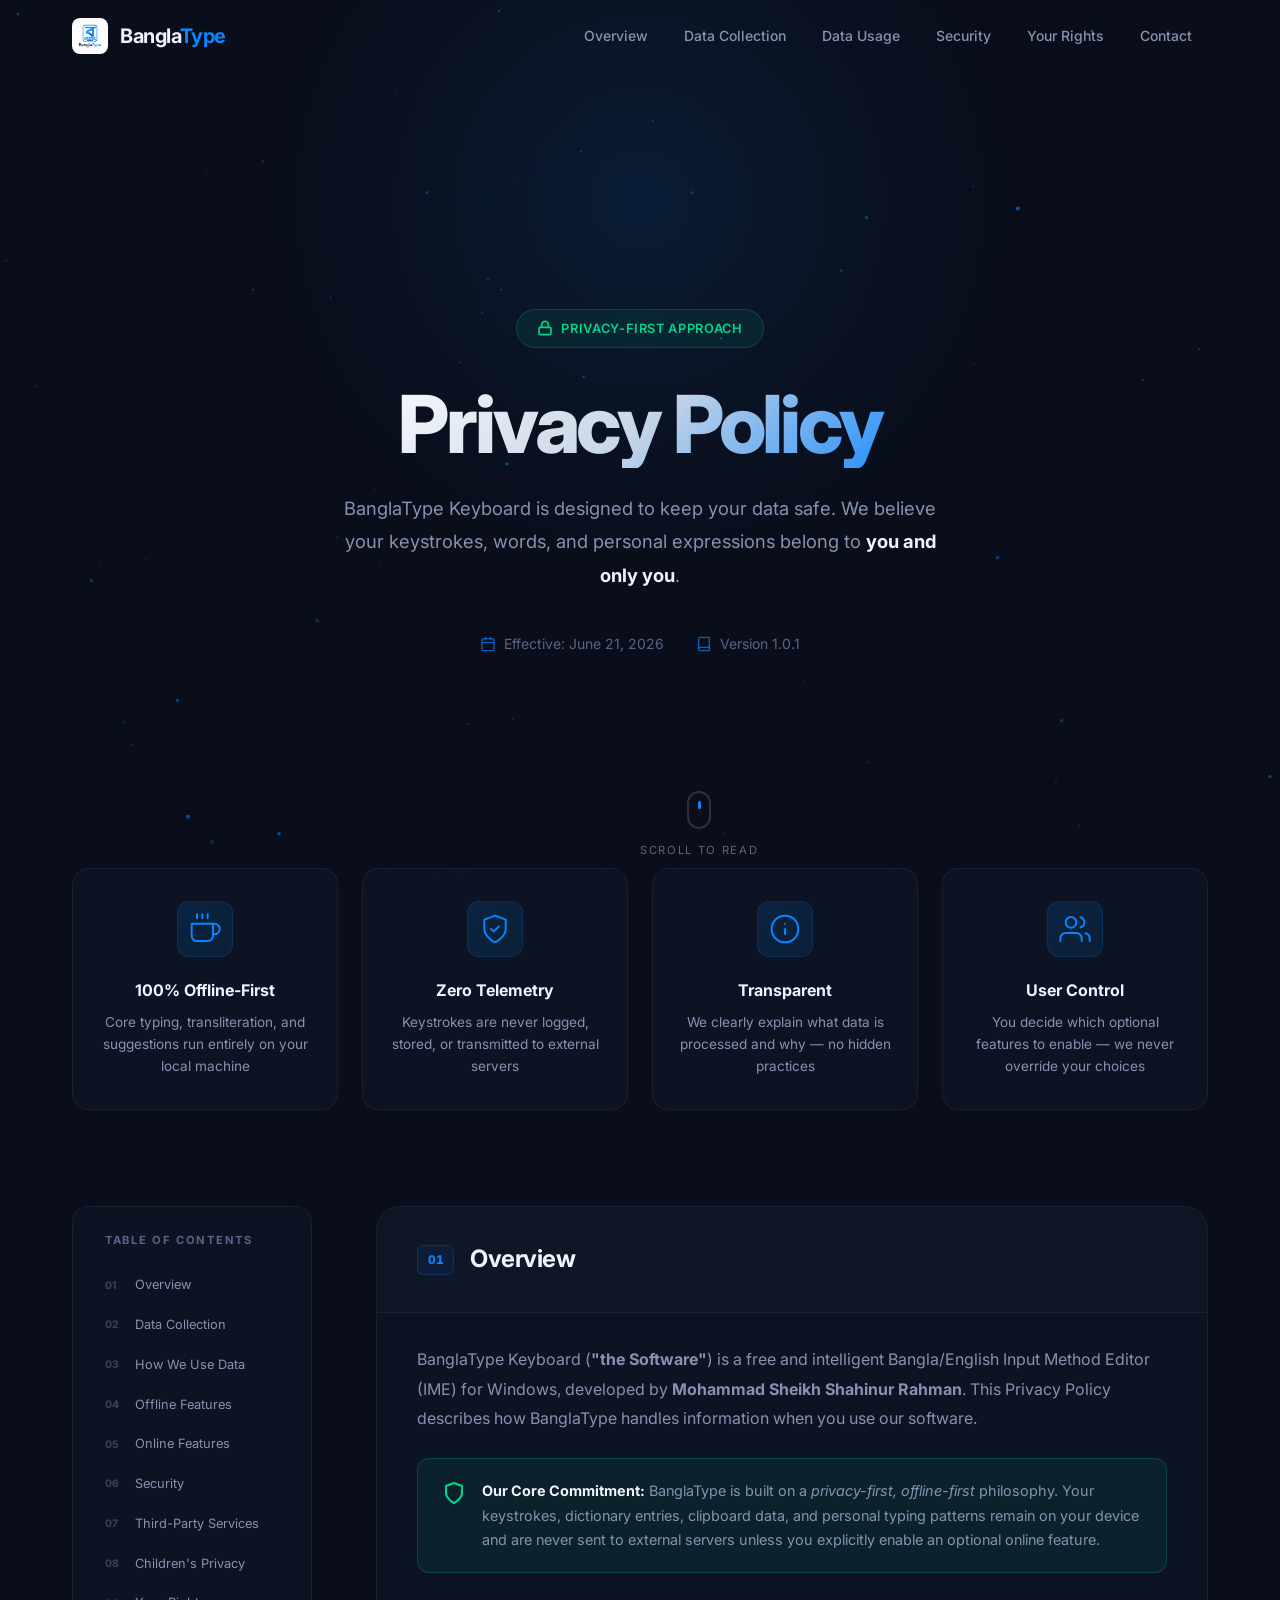
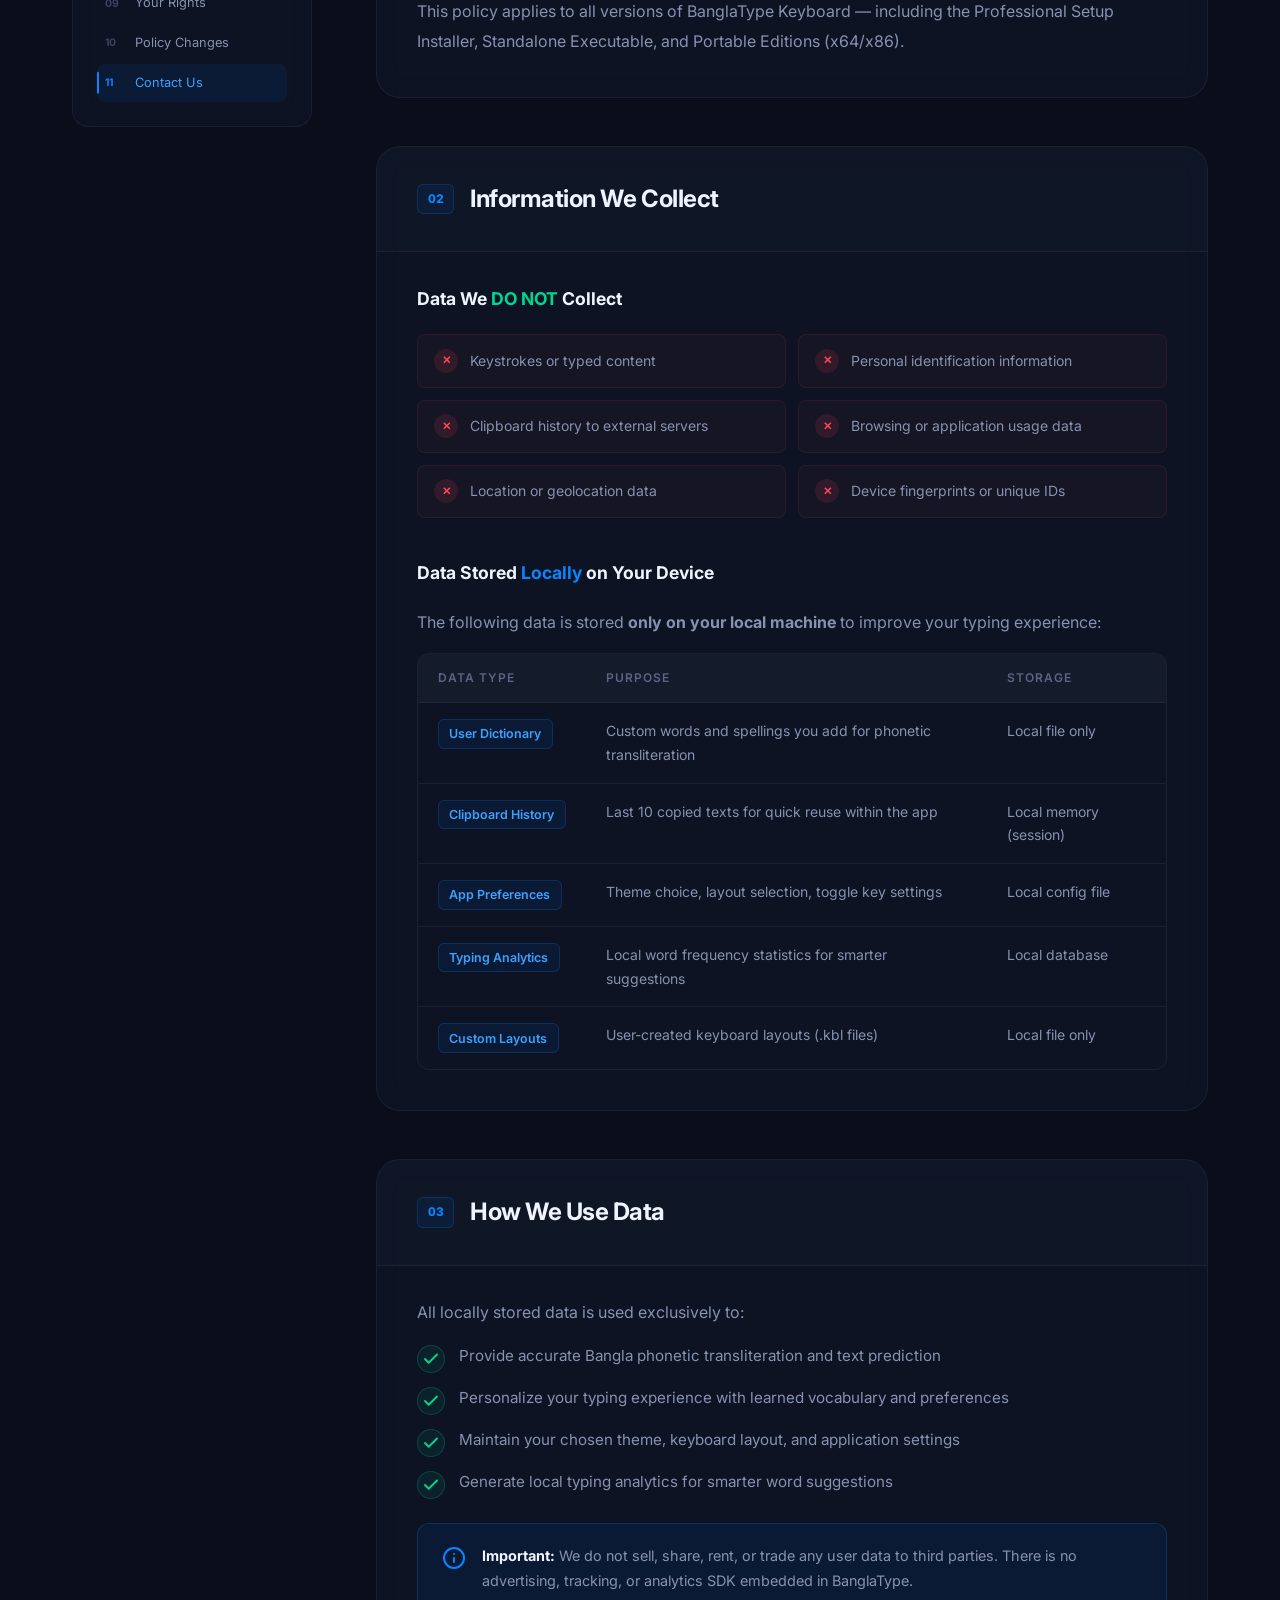
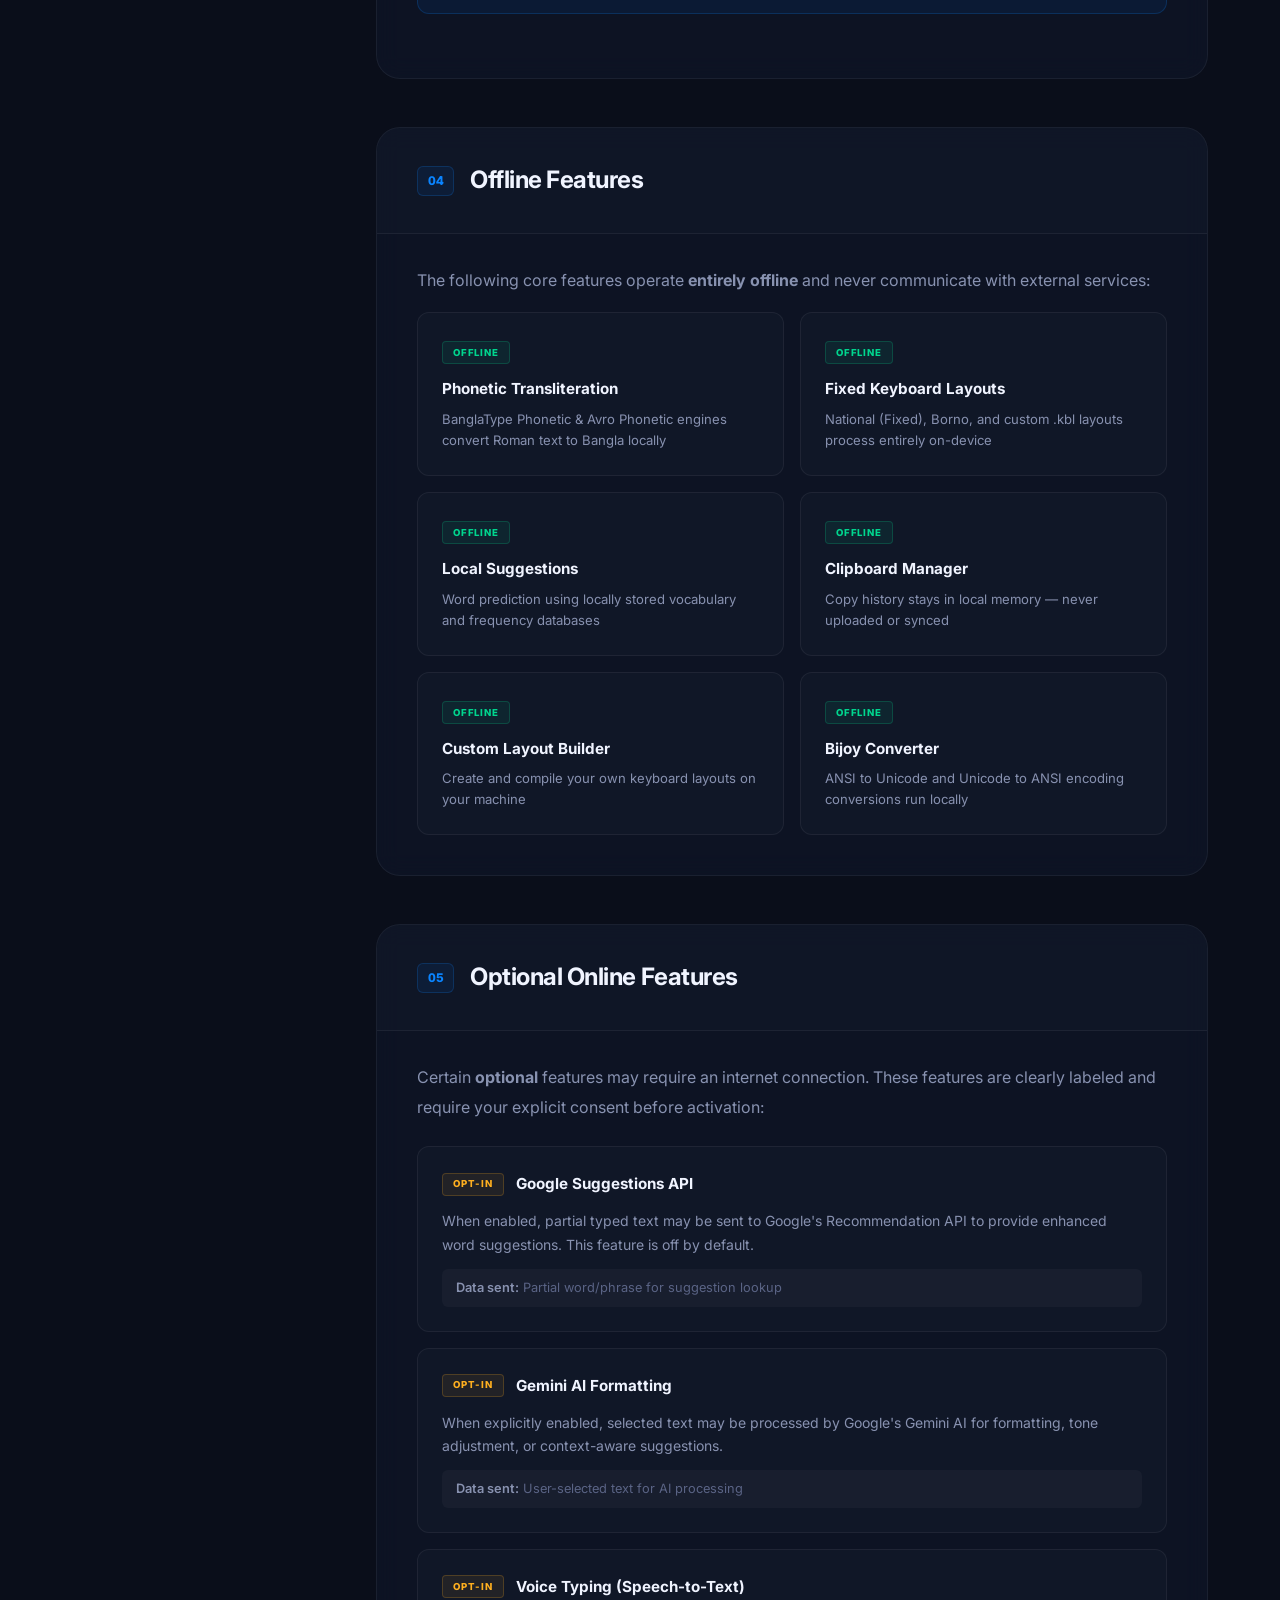
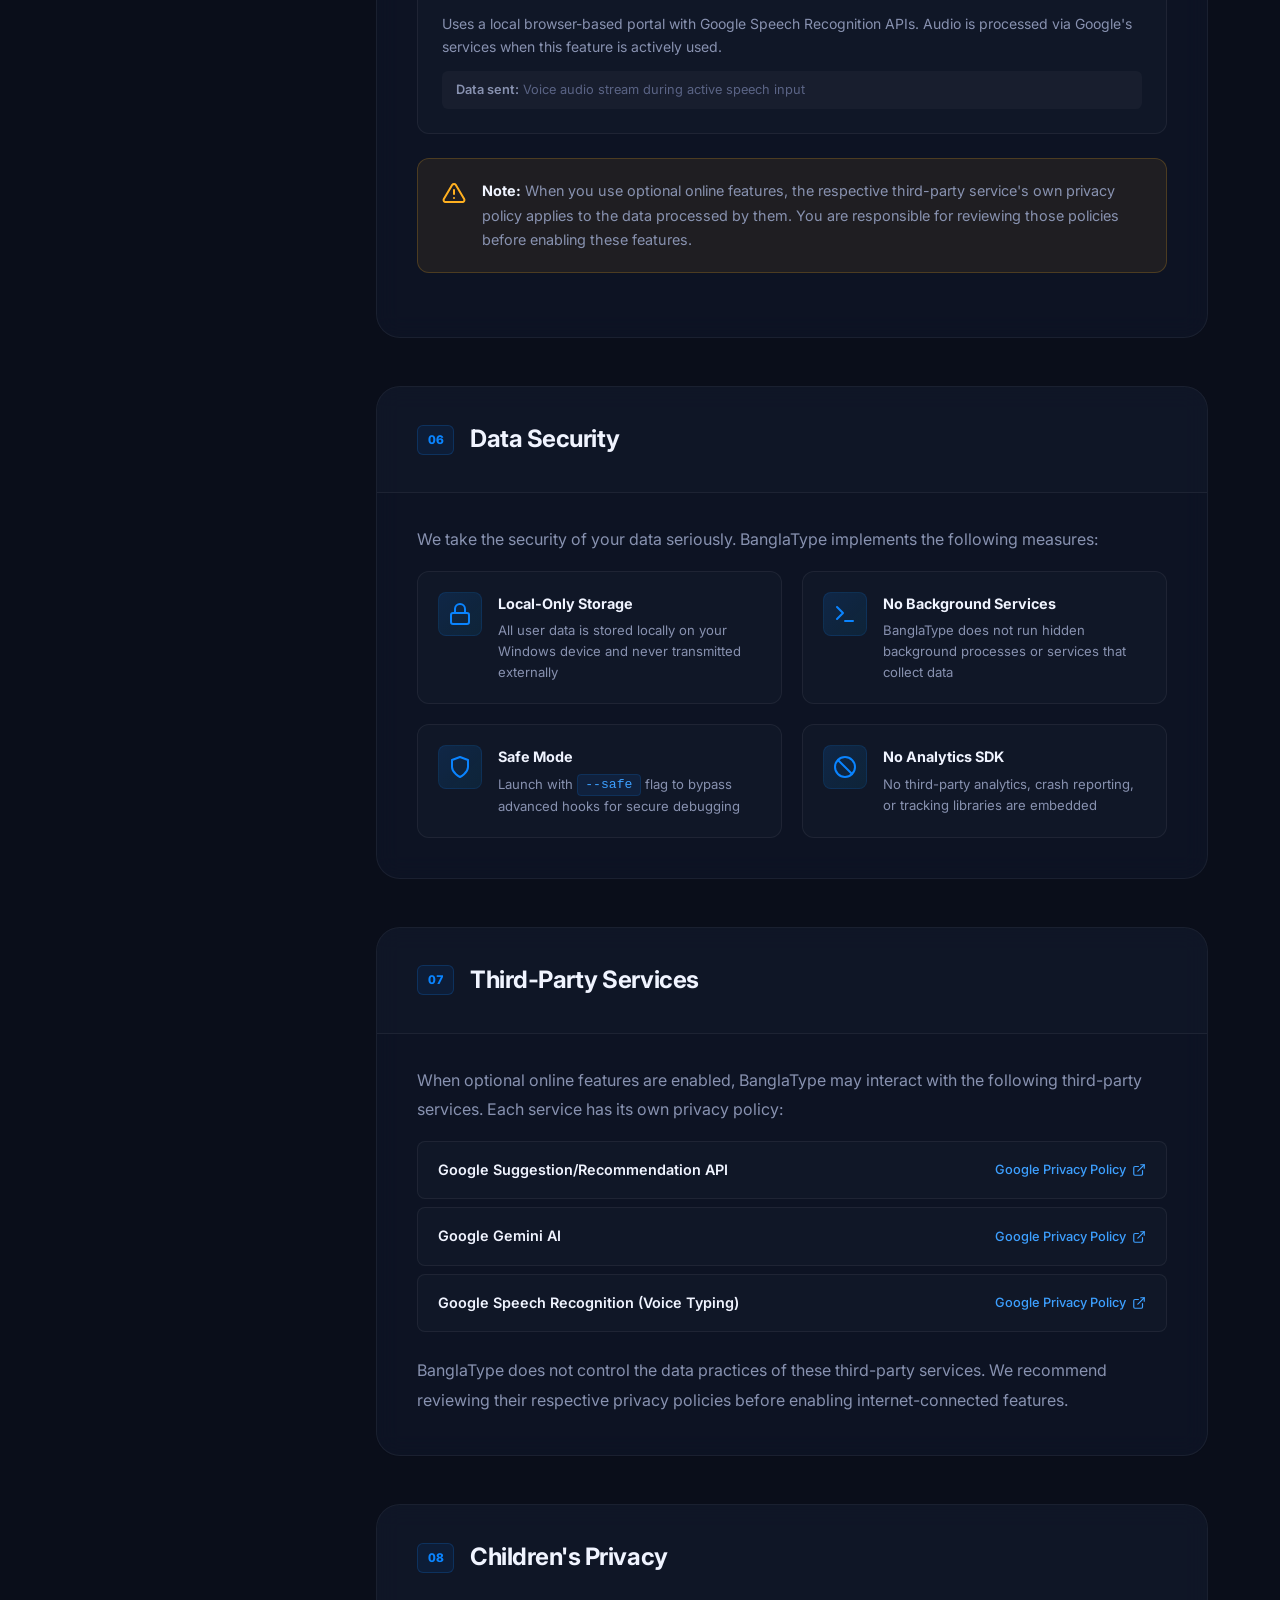
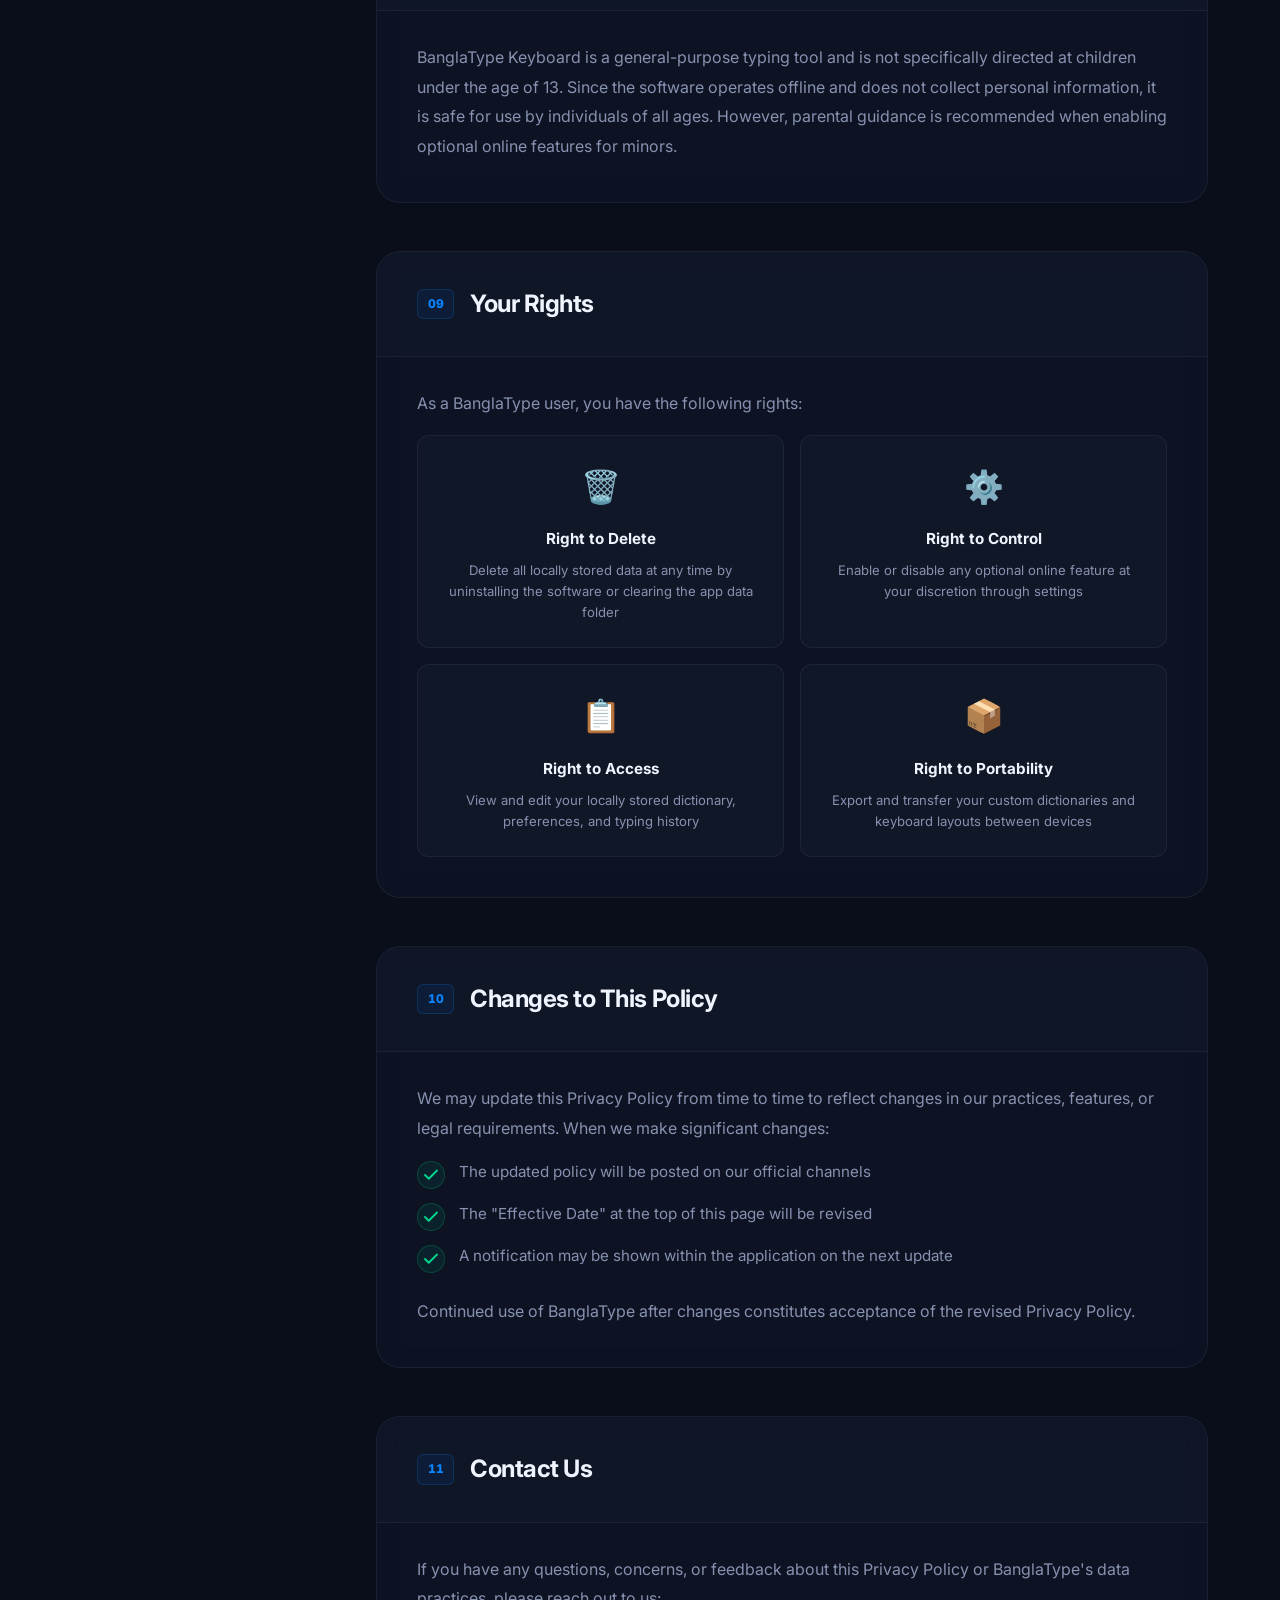
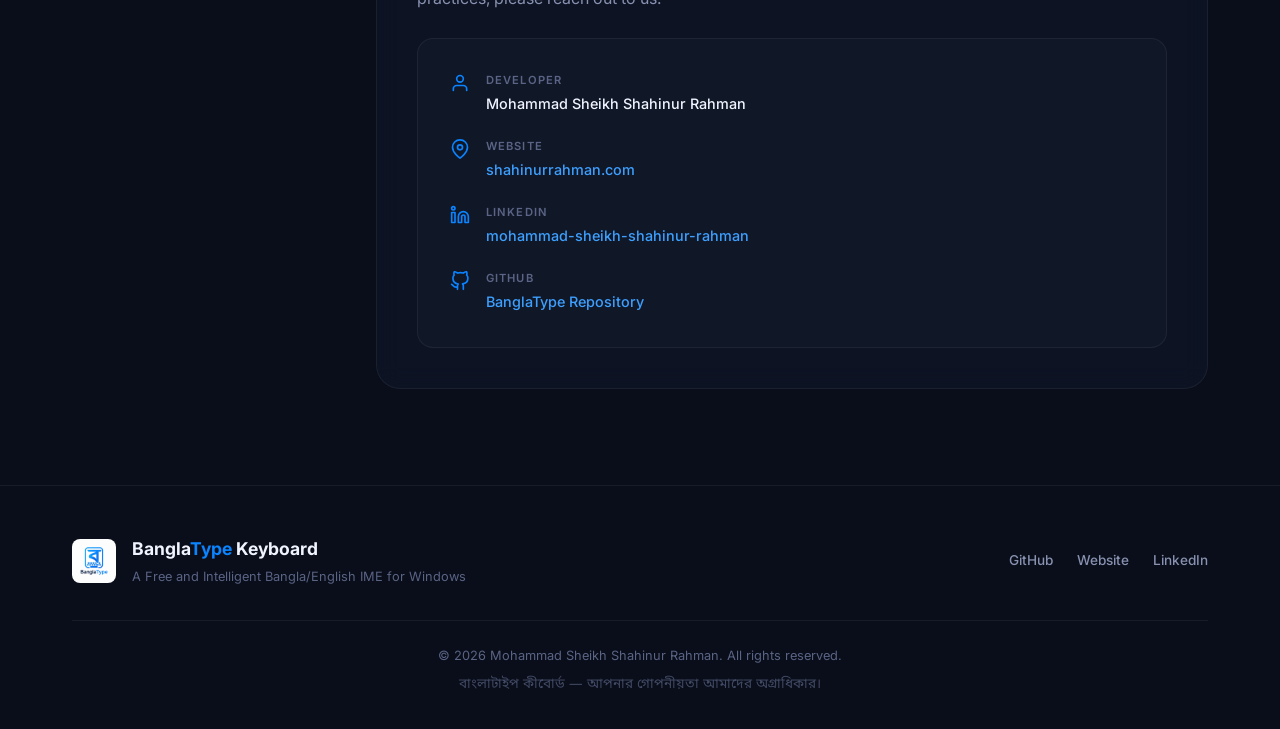
<file: privacy-policy/index.html>
<!DOCTYPE html>
<html lang="en">
<head>
    <meta charset="UTF-8">
    <meta name="viewport" content="width=device-width, initial-scale=1.0">
    <title>Privacy Policy — BanglaType Keyboard</title>
    <meta name="description" content="BanglaType Keyboard Privacy Policy. Learn how BanglaType protects your data with a privacy-first, offline-first approach. No keystroke logging, no telemetry.">
    <meta name="keywords" content="BanglaType, Privacy Policy, Bangla Keyboard, IME, Bangla typing, data protection">
    <meta name="author" content="Mohammad Sheikh Shahinur Rahman">
    <meta property="og:title" content="Privacy Policy — BanglaType Keyboard">
    <meta property="og:description" content="BanglaType Keyboard is built with a privacy-first approach. No keystroke logging. No telemetry. Your data stays on your device.">
    <meta property="og:type" content="website">
    <link rel="icon" type="image/x-icon" href="../banglatype.ico">
    <link rel="preconnect" href="https://fonts.googleapis.com">
    <link rel="preconnect" href="https://fonts.gstatic.com" crossorigin>
    <link href="https://fonts.googleapis.com/css2?family=Inter:wght@300;400;500;600;700;800&family=Noto+Sans+Bengali:wght@400;500;600;700&display=swap" rel="stylesheet">

    <style>
    /* ============================================
       BanglaType Privacy Policy — Design System
       ============================================ */

    /* -- CSS Custom Properties -- */
    :root {
        /* Brand Colors */
        --brand-primary: #0A84FF;
        --brand-primary-light: #3DA0FF;
        --brand-primary-dark: #0066CC;
        --brand-gradient: linear-gradient(135deg, #0A84FF 0%, #00C6FB 50%, #0A84FF 100%);
        --brand-gradient-subtle: linear-gradient(135deg, rgba(10, 132, 255, 0.15) 0%, rgba(0, 198, 251, 0.08) 100%);

        /* Background */
        --bg-primary: #0A0E1A;
        --bg-secondary: #0F1629;
        --bg-tertiary: #151D35;
        --bg-card: rgba(15, 22, 41, 0.7);
        --bg-card-hover: rgba(20, 30, 55, 0.85);
        --bg-glass: rgba(15, 22, 41, 0.5);

        /* Text */
        --text-primary: #F0F4FF;
        --text-secondary: #8892B0;
        --text-tertiary: #5A6485;
        --text-accent: #64DFDF;

        /* Semantic */
        --green: #00D68F;
        --green-bg: rgba(0, 214, 143, 0.08);
        --green-border: rgba(0, 214, 143, 0.2);
        --blue: #0A84FF;
        --blue-bg: rgba(10, 132, 255, 0.08);
        --blue-border: rgba(10, 132, 255, 0.2);
        --amber: #FFB020;
        --amber-bg: rgba(255, 176, 32, 0.08);
        --amber-border: rgba(255, 176, 32, 0.2);
        --red: #FF4757;

        /* Borders */
        --border-subtle: rgba(255, 255, 255, 0.06);
        --border-light: rgba(255, 255, 255, 0.1);
        --border-medium: rgba(255, 255, 255, 0.15);

        /* Shadows */
        --shadow-sm: 0 2px 8px rgba(0, 0, 0, 0.2);
        --shadow-md: 0 4px 24px rgba(0, 0, 0, 0.3);
        --shadow-lg: 0 8px 48px rgba(0, 0, 0, 0.4);
        --shadow-glow: 0 0 40px rgba(10, 132, 255, 0.15);

        /* Spacing */
        --container-max: 1200px;
        --section-gap: 4rem;

        /* Radius */
        --radius-sm: 8px;
        --radius-md: 12px;
        --radius-lg: 16px;
        --radius-xl: 24px;

        /* Transitions */
        --transition-fast: 0.2s cubic-bezier(0.4, 0, 0.2, 1);
        --transition-smooth: 0.3s cubic-bezier(0.4, 0, 0.2, 1);
        --transition-spring: 0.5s cubic-bezier(0.34, 1.56, 0.64, 1);
    }

    /* -- Reset & Base -- */
    *, *::before, *::after {
        margin: 0;
        padding: 0;
        box-sizing: border-box;
    }

    html {
        scroll-behavior: smooth;
        scroll-padding-top: 100px;
    }

    body {
        font-family: 'Inter', 'Noto Sans Bengali', -apple-system, BlinkMacSystemFont, sans-serif;
        background-color: var(--bg-primary);
        color: var(--text-primary);
        line-height: 1.7;
        overflow-x: hidden;
        -webkit-font-smoothing: antialiased;
        -moz-osx-font-smoothing: grayscale;
    }

    ::selection {
        background: rgba(10, 132, 255, 0.3);
        color: #fff;
    }

    a {
        color: var(--brand-primary-light);
        text-decoration: none;
        transition: color var(--transition-fast);
    }

    a:hover {
        color: var(--brand-primary);
    }

    img {
        max-width: 100%;
        height: auto;
    }

    /* -- Canvas Particles -- */
    #particles-canvas {
        position: fixed;
        top: 0;
        left: 0;
        width: 100%;
        height: 100%;
        z-index: 0;
        pointer-events: none;
    }

    /* -- Container -- */
    .container {
        max-width: var(--container-max);
        margin: 0 auto;
        padding: 0 2rem;
    }

    /* -- Utility Classes -- */
    .mt-md { margin-top: 1.5rem; }
    .mt-lg { margin-top: 2.5rem; }
    .text-green { color: var(--green); }
    .text-blue { color: var(--blue); }

    /* ============================================
       NAVIGATION
       ============================================ */
    .navbar {
        position: fixed;
        top: 0;
        left: 0;
        right: 0;
        z-index: 1000;
        padding: 1rem 0;
        transition: all var(--transition-smooth);
        background: transparent;
    }

    .navbar.scrolled {
        padding: 0.5rem 0;
        background: rgba(10, 14, 26, 0.85);
        backdrop-filter: blur(20px) saturate(180%);
        -webkit-backdrop-filter: blur(20px) saturate(180%);
        border-bottom: 1px solid var(--border-subtle);
        box-shadow: var(--shadow-md);
    }

    .nav-container {
        max-width: var(--container-max);
        margin: 0 auto;
        padding: 0 2rem;
        display: flex;
        align-items: center;
        justify-content: space-between;
    }

    .nav-logo {
        display: flex;
        align-items: center;
        gap: 0.75rem;
        text-decoration: none;
    }

    .logo-img {
        width: 36px;
        height: 36px;
        border-radius: var(--radius-sm);
        object-fit: contain;
    }

    .logo-text {
        font-size: 1.25rem;
        font-weight: 700;
        color: var(--text-primary);
        letter-spacing: -0.02em;
    }

    .logo-accent {
        color: var(--brand-primary);
    }

    .nav-links {
        display: flex;
        align-items: center;
        gap: 0.25rem;
    }

    .nav-link {
        padding: 0.5rem 1rem;
        font-size: 0.875rem;
        font-weight: 500;
        color: var(--text-secondary);
        border-radius: var(--radius-sm);
        transition: all var(--transition-fast);
    }

    .nav-link:hover {
        color: var(--text-primary);
        background: rgba(255, 255, 255, 0.05);
    }

    .nav-toggle {
        display: none;
        flex-direction: column;
        gap: 5px;
        padding: 8px;
        background: none;
        border: none;
        cursor: pointer;
    }

    .nav-toggle span {
        display: block;
        width: 22px;
        height: 2px;
        background: var(--text-secondary);
        border-radius: 2px;
        transition: all var(--transition-smooth);
    }

    /* ============================================
       HERO SECTION
       ============================================ */
    .hero {
        position: relative;
        min-height: 100vh;
        display: flex;
        flex-direction: column;
        align-items: center;
        justify-content: center;
        padding: 8rem 2rem 4rem;
        text-align: center;
        overflow: hidden;
    }

    .hero-glow {
        position: absolute;
        top: -200px;
        left: 50%;
        transform: translateX(-50%);
        width: 800px;
        height: 800px;
        background: radial-gradient(circle, rgba(10, 132, 255, 0.12) 0%, rgba(10, 132, 255, 0.04) 40%, transparent 70%);
        pointer-events: none;
        z-index: 1;
    }

    .hero-content {
        position: relative;
        z-index: 2;
        max-width: 720px;
    }

    .hero-badge {
        display: inline-flex;
        align-items: center;
        gap: 0.5rem;
        padding: 0.5rem 1.25rem;
        background: var(--green-bg);
        border: 1px solid var(--green-border);
        color: var(--green);
        font-size: 0.8rem;
        font-weight: 600;
        letter-spacing: 0.05em;
        text-transform: uppercase;
        border-radius: 50px;
        margin-bottom: 2rem;
        animation: fadeInUp 0.8s ease-out;
    }

    .hero-title {
        font-size: clamp(3rem, 7vw, 5rem);
        font-weight: 800;
        letter-spacing: -0.04em;
        line-height: 1.1;
        margin-bottom: 1.5rem;
        background: linear-gradient(135deg, #ffffff 0%, #c8d6e5 50%, #0A84FF 100%);
        -webkit-background-clip: text;
        -webkit-text-fill-color: transparent;
        background-clip: text;
        animation: fadeInUp 0.8s ease-out 0.1s both;
    }

    .hero-subtitle {
        font-size: 1.15rem;
        color: var(--text-secondary);
        line-height: 1.8;
        max-width: 600px;
        margin: 0 auto 2.5rem;
        animation: fadeInUp 0.8s ease-out 0.2s both;
    }

    .hero-subtitle strong {
        color: var(--text-primary);
    }

    .hero-meta {
        display: flex;
        align-items: center;
        justify-content: center;
        gap: 2rem;
        animation: fadeInUp 0.8s ease-out 0.3s both;
    }

    .meta-item {
        display: flex;
        align-items: center;
        gap: 0.5rem;
        color: var(--text-tertiary);
        font-size: 0.875rem;
    }

    .meta-item svg {
        color: var(--brand-primary);
        opacity: 0.7;
    }

    /* Scroll Indicator */
    .hero-scroll-indicator {
        position: absolute;
        bottom: 2.5rem;
        left: 50%;
        transform: translateX(-50%);
        display: flex;
        flex-direction: column;
        align-items: center;
        gap: 0.75rem;
        z-index: 2;
        animation: fadeInUp 0.8s ease-out 0.5s both;
    }

    .hero-scroll-indicator span {
        font-size: 0.7rem;
        text-transform: uppercase;
        letter-spacing: 0.15em;
        color: var(--text-tertiary);
    }

    .scroll-mouse {
        width: 24px;
        height: 38px;
        border: 2px solid var(--border-medium);
        border-radius: 12px;
        display: flex;
        justify-content: center;
        padding-top: 8px;
    }

    .scroll-dot {
        width: 3px;
        height: 8px;
        background: var(--brand-primary);
        border-radius: 3px;
        animation: scrollBounce 2s ease-in-out infinite;
    }

    @keyframes scrollBounce {
        0%, 100% { transform: translateY(0); opacity: 1; }
        50% { transform: translateY(10px); opacity: 0.3; }
    }

    /* ============================================
       TRUST BADGES
       ============================================ */
    .trust-section {
        position: relative;
        z-index: 2;
        padding: 2rem 0 var(--section-gap);
        margin-top: -4rem;
    }

    .trust-grid {
        display: grid;
        grid-template-columns: repeat(4, 1fr);
        gap: 1.5rem;
    }

    .trust-card {
        background: var(--bg-card);
        backdrop-filter: blur(12px);
        border: 1px solid var(--border-subtle);
        border-radius: var(--radius-lg);
        padding: 2rem 1.5rem;
        text-align: center;
        transition: all var(--transition-smooth);
        opacity: 0;
        transform: translateY(30px);
    }

    .trust-card.visible {
        opacity: 1;
        transform: translateY(0);
    }

    .trust-card:hover {
        border-color: var(--border-medium);
        background: var(--bg-card-hover);
        transform: translateY(-4px);
        box-shadow: var(--shadow-glow);
    }

    .trust-icon {
        width: 56px;
        height: 56px;
        border-radius: var(--radius-md);
        background: var(--brand-gradient-subtle);
        border: 1px solid rgba(10, 132, 255, 0.15);
        display: flex;
        align-items: center;
        justify-content: center;
        margin: 0 auto 1.25rem;
        color: var(--brand-primary);
        transition: all var(--transition-smooth);
    }

    .trust-card:hover .trust-icon {
        background: linear-gradient(135deg, rgba(10, 132, 255, 0.25), rgba(0, 198, 251, 0.15));
        transform: scale(1.05);
    }

    .trust-card h3 {
        font-size: 1rem;
        font-weight: 700;
        margin-bottom: 0.5rem;
        color: var(--text-primary);
    }

    .trust-card p {
        font-size: 0.85rem;
        color: var(--text-secondary);
        line-height: 1.6;
    }

    /* ============================================
       MAIN CONTENT LAYOUT
       ============================================ */
    .main-content {
        position: relative;
        z-index: 2;
        padding: 2rem 0 6rem;
    }

    .content-layout {
        display: grid;
        grid-template-columns: 240px 1fr;
        gap: 4rem;
        align-items: start;
    }

    /* -- Table of Contents Sidebar -- */
    .toc-sidebar {
        position: sticky;
        top: 100px;
    }

    .toc-wrapper {
        background: var(--bg-card);
        backdrop-filter: blur(12px);
        border: 1px solid var(--border-subtle);
        border-radius: var(--radius-lg);
        padding: 1.5rem;
    }

    .toc-title {
        font-size: 0.7rem;
        font-weight: 700;
        text-transform: uppercase;
        letter-spacing: 0.15em;
        color: var(--text-tertiary);
        margin-bottom: 1rem;
        padding-left: 0.5rem;
    }

    .toc-nav {
        display: flex;
        flex-direction: column;
        gap: 2px;
    }

    .toc-link {
        display: flex;
        align-items: center;
        gap: 0.75rem;
        padding: 0.5rem;
        font-size: 0.8rem;
        color: var(--text-secondary);
        border-radius: var(--radius-sm);
        transition: all var(--transition-fast);
        text-decoration: none;
        position: relative;
    }

    .toc-link::before {
        content: '';
        position: absolute;
        left: 0;
        top: 50%;
        transform: translateY(-50%);
        width: 2px;
        height: 0;
        background: var(--brand-primary);
        border-radius: 2px;
        transition: height var(--transition-smooth);
    }

    .toc-link:hover {
        color: var(--text-primary);
        background: rgba(255, 255, 255, 0.03);
    }

    .toc-link.active {
        color: var(--brand-primary-light);
        background: var(--blue-bg);
    }

    .toc-link.active::before {
        height: 60%;
    }

    .toc-number {
        font-size: 0.65rem;
        font-weight: 700;
        color: var(--text-tertiary);
        min-width: 18px;
        opacity: 0.6;
    }

    .toc-link.active .toc-number {
        color: var(--brand-primary);
        opacity: 1;
    }

    /* ============================================
       POLICY SECTIONS
       ============================================ */
    .policy-article {
        display: flex;
        flex-direction: column;
        gap: 3rem;
    }

    .policy-section {
        background: var(--bg-card);
        backdrop-filter: blur(12px);
        border: 1px solid var(--border-subtle);
        border-radius: var(--radius-xl);
        overflow: hidden;
        transition: border-color var(--transition-smooth);
    }

    .policy-section:hover {
        border-color: var(--border-light);
    }

    .section-header {
        display: flex;
        align-items: center;
        gap: 1rem;
        padding: 2rem 2.5rem;
        border-bottom: 1px solid var(--border-subtle);
        background: rgba(255, 255, 255, 0.01);
    }

    .section-number {
        font-size: 0.75rem;
        font-weight: 800;
        color: var(--brand-primary);
        background: var(--blue-bg);
        border: 1px solid var(--blue-border);
        padding: 0.25rem 0.6rem;
        border-radius: 6px;
        font-variant-numeric: tabular-nums;
    }

    .section-header h2 {
        font-size: 1.5rem;
        font-weight: 700;
        letter-spacing: -0.02em;
        color: var(--text-primary);
    }

    .section-body {
        padding: 2rem 2.5rem 2.5rem;
    }

    .section-body p {
        color: var(--text-secondary);
        line-height: 1.85;
        margin-bottom: 1rem;
    }

    .section-body p:last-child {
        margin-bottom: 0;
    }

    .section-body h3 {
        font-size: 1.1rem;
        font-weight: 700;
        color: var(--text-primary);
        margin-bottom: 1.25rem;
    }

    /* -- Highlight Boxes -- */
    .highlight-box {
        display: flex;
        gap: 1rem;
        padding: 1.25rem 1.5rem;
        border-radius: var(--radius-md);
        margin: 1.5rem 0;
        font-size: 0.9rem;
        line-height: 1.7;
        color: var(--text-secondary);
    }

    .highlight-box strong {
        color: var(--text-primary);
    }

    .highlight-green {
        background: var(--green-bg);
        border: 1px solid var(--green-border);
    }

    .highlight-green .highlight-icon {
        color: var(--green);
    }

    .highlight-blue {
        background: var(--blue-bg);
        border: 1px solid var(--blue-border);
    }

    .highlight-blue .highlight-icon {
        color: var(--blue);
    }

    .highlight-amber {
        background: var(--amber-bg);
        border: 1px solid var(--amber-border);
    }

    .highlight-amber .highlight-icon {
        color: var(--amber);
    }

    .highlight-icon {
        flex-shrink: 0;
        margin-top: 2px;
    }

    /* -- Feature Grid (Data We Don't Collect) -- */
    .feature-grid {
        display: grid;
        grid-template-columns: repeat(2, 1fr);
        gap: 0.75rem;
    }

    .feature-item {
        display: flex;
        align-items: center;
        gap: 0.75rem;
        padding: 0.85rem 1rem;
        border-radius: var(--radius-sm);
        font-size: 0.875rem;
        transition: all var(--transition-fast);
    }

    .feature-item.no-collect {
        background: rgba(255, 71, 87, 0.04);
        border: 1px solid rgba(255, 71, 87, 0.1);
        color: var(--text-secondary);
    }

    .feature-item .feature-icon {
        width: 24px;
        height: 24px;
        border-radius: 50%;
        display: flex;
        align-items: center;
        justify-content: center;
        font-size: 0.7rem;
        font-weight: 700;
        flex-shrink: 0;
    }

    .no-collect .feature-icon {
        background: rgba(255, 71, 87, 0.12);
        color: var(--red);
    }

    /* -- Data Table -- */
    .data-table-wrapper {
        overflow-x: auto;
        border-radius: var(--radius-md);
        border: 1px solid var(--border-subtle);
        margin-top: 1rem;
    }

    .data-table {
        width: 100%;
        border-collapse: collapse;
        font-size: 0.875rem;
    }

    .data-table thead {
        background: rgba(255, 255, 255, 0.03);
    }

    .data-table th {
        text-align: left;
        padding: 0.85rem 1.25rem;
        font-weight: 600;
        font-size: 0.75rem;
        text-transform: uppercase;
        letter-spacing: 0.08em;
        color: var(--text-tertiary);
        border-bottom: 1px solid var(--border-subtle);
    }

    .data-table td {
        padding: 1rem 1.25rem;
        color: var(--text-secondary);
        border-bottom: 1px solid var(--border-subtle);
        vertical-align: top;
    }

    .data-table tr:last-child td {
        border-bottom: none;
    }

    .data-table tr:hover td {
        background: rgba(255, 255, 255, 0.02);
    }

    .tag {
        display: inline-block;
        padding: 0.2rem 0.65rem;
        background: var(--blue-bg);
        border: 1px solid var(--blue-border);
        color: var(--brand-primary-light);
        font-size: 0.78rem;
        font-weight: 600;
        border-radius: 6px;
        white-space: nowrap;
    }

    /* -- Styled List -- */
    .styled-list {
        list-style: none;
        display: flex;
        flex-direction: column;
        gap: 0.75rem;
    }

    .styled-list li {
        display: flex;
        align-items: flex-start;
        gap: 0.85rem;
        color: var(--text-secondary);
        font-size: 0.95rem;
        line-height: 1.7;
    }

    .list-icon {
        flex-shrink: 0;
        width: 28px;
        height: 28px;
        border-radius: 50%;
        background: var(--green-bg);
        border: 1px solid var(--green-border);
        display: flex;
        align-items: center;
        justify-content: center;
        color: var(--green);
        margin-top: 2px;
    }

    /* -- Offline Grid -- */
    .offline-grid {
        display: grid;
        grid-template-columns: repeat(2, 1fr);
        gap: 1rem;
    }

    .offline-item {
        background: rgba(255, 255, 255, 0.02);
        border: 1px solid var(--border-subtle);
        border-radius: var(--radius-md);
        padding: 1.5rem;
        transition: all var(--transition-smooth);
    }

    .offline-item:hover {
        border-color: var(--green-border);
        background: var(--green-bg);
    }

    .offline-badge {
        display: inline-block;
        padding: 0.15rem 0.6rem;
        background: var(--green-bg);
        border: 1px solid var(--green-border);
        color: var(--green);
        font-size: 0.6rem;
        font-weight: 800;
        letter-spacing: 0.1em;
        border-radius: 4px;
        margin-bottom: 0.75rem;
    }

    .offline-item h4 {
        font-size: 0.95rem;
        font-weight: 700;
        color: var(--text-primary);
        margin-bottom: 0.4rem;
    }

    .offline-item p {
        font-size: 0.82rem;
        color: var(--text-secondary);
        line-height: 1.6;
        margin-bottom: 0 !important;
    }

    /* -- Online Cards -- */
    .online-cards {
        display: flex;
        flex-direction: column;
        gap: 1rem;
        margin: 1.5rem 0;
    }

    .online-card {
        background: rgba(255, 255, 255, 0.02);
        border: 1px solid var(--border-subtle);
        border-radius: var(--radius-md);
        padding: 1.5rem;
        transition: all var(--transition-smooth);
    }

    .online-card:hover {
        border-color: var(--amber-border);
    }

    .online-header {
        display: flex;
        align-items: center;
        gap: 0.75rem;
        margin-bottom: 0.75rem;
    }

    .online-badge {
        display: inline-block;
        padding: 0.15rem 0.6rem;
        background: var(--amber-bg);
        border: 1px solid var(--amber-border);
        color: var(--amber);
        font-size: 0.6rem;
        font-weight: 800;
        letter-spacing: 0.1em;
        border-radius: 4px;
    }

    .online-header h4 {
        font-size: 0.95rem;
        font-weight: 700;
        color: var(--text-primary);
    }

    .online-card p {
        font-size: 0.875rem;
        color: var(--text-secondary);
        line-height: 1.7;
        margin-bottom: 0.75rem !important;
    }

    .online-data {
        font-size: 0.8rem;
        padding: 0.5rem 0.85rem;
        background: rgba(255, 255, 255, 0.03);
        border-radius: 6px;
        color: var(--text-tertiary);
    }

    .data-label {
        font-weight: 600;
        color: var(--text-secondary);
    }

    /* -- Security Grid -- */
    .security-grid {
        display: grid;
        grid-template-columns: repeat(2, 1fr);
        gap: 1.25rem;
    }

    .security-item {
        display: flex;
        gap: 1rem;
        padding: 1.25rem;
        background: rgba(255, 255, 255, 0.02);
        border: 1px solid var(--border-subtle);
        border-radius: var(--radius-md);
        transition: all var(--transition-smooth);
    }

    .security-item:hover {
        border-color: var(--blue-border);
        background: var(--blue-bg);
    }

    .security-icon {
        flex-shrink: 0;
        width: 44px;
        height: 44px;
        border-radius: var(--radius-sm);
        background: var(--brand-gradient-subtle);
        border: 1px solid rgba(10, 132, 255, 0.12);
        display: flex;
        align-items: center;
        justify-content: center;
        color: var(--brand-primary);
    }

    .security-item h4 {
        font-size: 0.9rem;
        font-weight: 700;
        color: var(--text-primary);
        margin-bottom: 0.25rem;
    }

    .security-item p {
        font-size: 0.82rem;
        color: var(--text-secondary);
        line-height: 1.6;
        margin-bottom: 0 !important;
    }

    /* -- Third Party -- */
    .third-party-list {
        display: flex;
        flex-direction: column;
        gap: 0.5rem;
        margin: 1rem 0;
    }

    .tp-item {
        display: flex;
        align-items: center;
        justify-content: space-between;
        padding: 1rem 1.25rem;
        background: rgba(255, 255, 255, 0.02);
        border: 1px solid var(--border-subtle);
        border-radius: var(--radius-sm);
        transition: all var(--transition-fast);
    }

    .tp-item:hover {
        border-color: var(--border-light);
    }

    .tp-name {
        font-size: 0.9rem;
        font-weight: 600;
        color: var(--text-primary);
    }

    .tp-link {
        display: flex;
        align-items: center;
        gap: 0.4rem;
        font-size: 0.8rem;
        color: var(--brand-primary-light);
        font-weight: 500;
    }

    .tp-link:hover {
        text-decoration: underline;
    }

    /* -- Rights Grid -- */
    .rights-grid {
        display: grid;
        grid-template-columns: repeat(2, 1fr);
        gap: 1rem;
        margin-top: 1rem;
    }

    .right-card {
        padding: 1.5rem;
        background: rgba(255, 255, 255, 0.02);
        border: 1px solid var(--border-subtle);
        border-radius: var(--radius-md);
        text-align: center;
        transition: all var(--transition-smooth);
    }

    .right-card:hover {
        border-color: var(--brand-primary);
        transform: translateY(-2px);
        box-shadow: 0 4px 20px rgba(10, 132, 255, 0.1);
    }

    .right-icon {
        font-size: 2rem;
        margin-bottom: 0.75rem;
    }

    .right-card h4 {
        font-size: 0.95rem;
        font-weight: 700;
        color: var(--text-primary);
        margin-bottom: 0.5rem;
    }

    .right-card p {
        font-size: 0.82rem;
        color: var(--text-secondary);
        line-height: 1.6;
        margin-bottom: 0 !important;
    }

    /* -- Contact Card -- */
    .contact-card {
        background: rgba(255, 255, 255, 0.02);
        border: 1px solid var(--border-subtle);
        border-radius: var(--radius-lg);
        padding: 2rem;
        margin-top: 1.5rem;
    }

    .contact-info {
        display: flex;
        flex-direction: column;
        gap: 1.25rem;
    }

    .contact-row {
        display: flex;
        align-items: flex-start;
        gap: 1rem;
    }

    .contact-row svg {
        color: var(--brand-primary);
        margin-top: 2px;
        flex-shrink: 0;
    }

    .contact-row > div {
        display: flex;
        flex-direction: column;
        gap: 0.15rem;
    }

    .contact-label {
        font-size: 0.7rem;
        font-weight: 600;
        text-transform: uppercase;
        letter-spacing: 0.1em;
        color: var(--text-tertiary);
    }

    .contact-value {
        font-size: 0.9rem;
        color: var(--text-primary);
        font-weight: 500;
    }

    .contact-link {
        color: var(--brand-primary-light) !important;
        transition: color var(--transition-fast);
    }

    .contact-link:hover {
        color: var(--brand-primary) !important;
        text-decoration: underline;
    }

    code {
        padding: 0.15rem 0.45rem;
        background: rgba(10, 132, 255, 0.1);
        border: 1px solid rgba(10, 132, 255, 0.15);
        border-radius: 4px;
        font-size: 0.82rem;
        font-family: 'SF Mono', 'Fira Code', 'Cascadia Code', monospace;
        color: var(--brand-primary-light);
    }

    /* ============================================
       FOOTER
       ============================================ */
    .footer {
        position: relative;
        z-index: 2;
        border-top: 1px solid var(--border-subtle);
        padding: 3rem 0 2rem;
        background: rgba(10, 14, 26, 0.5);
    }

    .footer-content {
        display: flex;
        align-items: center;
        justify-content: space-between;
        margin-bottom: 2rem;
    }

    .footer-brand {
        display: flex;
        align-items: center;
        gap: 1rem;
    }

    .footer-logo {
        width: 44px;
        height: 44px;
        border-radius: var(--radius-sm);
        object-fit: contain;
    }

    .footer-brand h3 {
        font-size: 1.1rem;
        font-weight: 700;
        color: var(--text-primary);
    }

    .footer-brand p {
        font-size: 0.8rem;
        color: var(--text-tertiary);
        margin-top: 0.15rem;
    }

    .footer-links {
        display: flex;
        gap: 1.5rem;
    }

    .footer-links a {
        font-size: 0.85rem;
        color: var(--text-secondary);
        font-weight: 500;
        transition: color var(--transition-fast);
    }

    .footer-links a:hover {
        color: var(--brand-primary-light);
    }

    .footer-bottom {
        border-top: 1px solid var(--border-subtle);
        padding-top: 1.5rem;
        text-align: center;
    }

    .footer-bottom p {
        font-size: 0.8rem;
        color: var(--text-tertiary);
    }

    .footer-bangla {
        margin-top: 0.5rem;
        font-family: 'Noto Sans Bengali', sans-serif;
        font-size: 0.85rem !important;
        color: var(--text-tertiary);
        opacity: 0.7;
    }

    /* ============================================
       BACK TO TOP
       ============================================ */
    .back-to-top {
        position: fixed;
        bottom: 2rem;
        right: 2rem;
        width: 44px;
        height: 44px;
        border-radius: 50%;
        background: var(--brand-primary);
        color: white;
        border: none;
        cursor: pointer;
        display: flex;
        align-items: center;
        justify-content: center;
        box-shadow: 0 4px 20px rgba(10, 132, 255, 0.4);
        transition: all var(--transition-smooth);
        z-index: 100;
        opacity: 0;
        visibility: hidden;
        transform: translateY(20px);
    }

    .back-to-top.visible {
        opacity: 1;
        visibility: visible;
        transform: translateY(0);
    }

    .back-to-top:hover {
        transform: translateY(-3px) scale(1.05);
        box-shadow: 0 6px 30px rgba(10, 132, 255, 0.5);
    }

    /* ============================================
       ANIMATIONS
       ============================================ */
    @keyframes fadeInUp {
        from {
            opacity: 0;
            transform: translateY(30px);
        }
        to {
            opacity: 1;
            transform: translateY(0);
        }
    }

    @keyframes shimmer {
        0% { background-position: -200% center; }
        100% { background-position: 200% center; }
    }

    /* ============================================
       RESPONSIVE
       ============================================ */
    @media (max-width: 1024px) {
        .content-layout {
            grid-template-columns: 1fr;
            gap: 2rem;
        }

        .toc-sidebar {
            position: relative;
            top: 0;
        }

        .toc-nav {
            flex-direction: row;
            flex-wrap: wrap;
            gap: 0.25rem;
        }

        .toc-link {
            padding: 0.4rem 0.75rem;
            font-size: 0.75rem;
        }

        .toc-link::before {
            display: none;
        }

        .trust-grid {
            grid-template-columns: repeat(2, 1fr);
        }
    }

    @media (max-width: 768px) {
        .nav-links {
            position: fixed;
            top: 0;
            right: -100%;
            width: 280px;
            height: 100vh;
            background: var(--bg-secondary);
            border-left: 1px solid var(--border-subtle);
            flex-direction: column;
            justify-content: center;
            align-items: flex-start;
            padding: 2rem;
            gap: 0.5rem;
            transition: right var(--transition-smooth);
            z-index: 999;
        }

        .nav-links.open {
            right: 0;
        }

        .nav-toggle {
            display: flex;
            z-index: 1001;
        }

        .nav-toggle.active span:nth-child(1) {
            transform: rotate(45deg) translate(5px, 5px);
        }

        .nav-toggle.active span:nth-child(2) {
            opacity: 0;
        }

        .nav-toggle.active span:nth-child(3) {
            transform: rotate(-45deg) translate(5px, -5px);
        }

        .hero {
            min-height: 90vh;
            padding: 6rem 1.5rem 3rem;
        }

        .hero-meta {
            flex-direction: column;
            gap: 0.75rem;
        }

        .hero-scroll-indicator {
            display: none;
        }

        .trust-grid {
            grid-template-columns: 1fr;
        }

        .section-header {
            padding: 1.5rem;
        }

        .section-body {
            padding: 1.5rem;
        }

        .feature-grid,
        .offline-grid,
        .security-grid,
        .rights-grid {
            grid-template-columns: 1fr;
        }

        .footer-content {
            flex-direction: column;
            gap: 1.5rem;
            text-align: center;
        }

        .footer-brand {
            flex-direction: column;
        }

        .tp-item {
            flex-direction: column;
            align-items: flex-start;
            gap: 0.5rem;
        }

        .container {
            padding: 0 1.25rem;
        }
    }

    @media (max-width: 480px) {
        .hero-title {
            font-size: 2.5rem;
        }

        .section-header h2 {
            font-size: 1.2rem;
        }

        .content-layout {
            gap: 1rem;
        }

        .toc-wrapper {
            padding: 1rem;
        }
    }
    </style>
</head>
<body>
    <!-- Animated Background Particles -->
    <canvas id="particles-canvas"></canvas>

    <!-- Navigation -->
    <nav class="navbar" id="navbar">
        <div class="nav-container">
            <a href="#" class="nav-logo">
                <img src="../Resources/banglatype_lite.png" alt="BanglaType Logo" class="logo-img">
                <span class="logo-text">Bangla<span class="logo-accent">Type</span></span>
            </a>
            <div class="nav-links" id="nav-links">
                <a href="#overview" class="nav-link">Overview</a>
                <a href="#data-collection" class="nav-link">Data Collection</a>
                <a href="#data-usage" class="nav-link">Data Usage</a>
                <a href="#security" class="nav-link">Security</a>
                <a href="#rights" class="nav-link">Your Rights</a>
                <a href="#contact" class="nav-link">Contact</a>
            </div>
            <button class="nav-toggle" id="nav-toggle" aria-label="Toggle navigation">
                <span></span>
                <span></span>
                <span></span>
            </button>
        </div>
    </nav>

    <!-- Hero Section -->
    <header class="hero">
        <div class="hero-glow"></div>
        <div class="hero-content">
            <div class="hero-badge">
                <svg width="16" height="16" viewBox="0 0 24 24" fill="none" stroke="currentColor" stroke-width="2.5" stroke-linecap="round" stroke-linejoin="round">
                    <rect x="3" y="11" width="18" height="11" rx="2" ry="2"></rect>
                    <path d="M7 11V7a5 5 0 0 1 10 0v4"></path>
                </svg>
                Privacy-First Approach
            </div>
            <h1 class="hero-title">Privacy Policy</h1>
            <p class="hero-subtitle">
                BanglaType Keyboard is designed to keep your data safe. We believe your keystrokes, 
                words, and personal expressions belong to <strong>you and only you</strong>.
            </p>
            <div class="hero-meta">
                <div class="meta-item">
                    <svg width="16" height="16" viewBox="0 0 24 24" fill="none" stroke="currentColor" stroke-width="2" stroke-linecap="round" stroke-linejoin="round">
                        <rect x="3" y="4" width="18" height="18" rx="2" ry="2"></rect>
                        <line x1="16" y1="2" x2="16" y2="6"></line>
                        <line x1="8" y1="2" x2="8" y2="6"></line>
                        <line x1="3" y1="10" x2="21" y2="10"></line>
                    </svg>
                    <span>Effective: June 21, 2026</span>
                </div>
                <div class="meta-item">
                    <svg width="16" height="16" viewBox="0 0 24 24" fill="none" stroke="currentColor" stroke-width="2" stroke-linecap="round" stroke-linejoin="round">
                        <path d="M4 19.5A2.5 2.5 0 0 1 6.5 17H20"></path>
                        <path d="M6.5 2H20v20H6.5A2.5 2.5 0 0 1 4 19.5v-15A2.5 2.5 0 0 1 6.5 2z"></path>
                    </svg>
                    <span>Version 1.0.1</span>
                </div>
            </div>
        </div>
        <div class="hero-scroll-indicator">
            <div class="scroll-mouse">
                <div class="scroll-dot"></div>
            </div>
            <span>Scroll to read</span>
        </div>
    </header>

    <!-- Trust Badges -->
    <section class="trust-section">
        <div class="container">
            <div class="trust-grid">
                <div class="trust-card" data-aos>
                    <div class="trust-icon">
                        <svg width="32" height="32" viewBox="0 0 24 24" fill="none" stroke="currentColor" stroke-width="1.5" stroke-linecap="round" stroke-linejoin="round">
                            <path d="M18 8h1a4 4 0 0 1 0 8h-1"></path>
                            <path d="M2 8h16v9a4 4 0 0 1-4 4H6a4 4 0 0 1-4-4V8z"></path>
                            <line x1="6" y1="1" x2="6" y2="4"></line>
                            <line x1="10" y1="1" x2="10" y2="4"></line>
                            <line x1="14" y1="1" x2="14" y2="4"></line>
                        </svg>
                    </div>
                    <h3>100% Offline-First</h3>
                    <p>Core typing, transliteration, and suggestions run entirely on your local machine</p>
                </div>
                <div class="trust-card" data-aos>
                    <div class="trust-icon">
                        <svg width="32" height="32" viewBox="0 0 24 24" fill="none" stroke="currentColor" stroke-width="1.5" stroke-linecap="round" stroke-linejoin="round">
                            <path d="M12 22s8-4 8-10V5l-8-3-8 3v7c0 6 8 10 8 10z"></path>
                            <polyline points="9 12 11 14 15 10"></polyline>
                        </svg>
                    </div>
                    <h3>Zero Telemetry</h3>
                    <p>Keystrokes are never logged, stored, or transmitted to external servers</p>
                </div>
                <div class="trust-card" data-aos>
                    <div class="trust-icon">
                        <svg width="32" height="32" viewBox="0 0 24 24" fill="none" stroke="currentColor" stroke-width="1.5" stroke-linecap="round" stroke-linejoin="round">
                            <circle cx="12" cy="12" r="10"></circle>
                            <path d="M12 16v-4"></path>
                            <path d="M12 8h.01"></path>
                        </svg>
                    </div>
                    <h3>Transparent</h3>
                    <p>We clearly explain what data is processed and why — no hidden practices</p>
                </div>
                <div class="trust-card" data-aos>
                    <div class="trust-icon">
                        <svg width="32" height="32" viewBox="0 0 24 24" fill="none" stroke="currentColor" stroke-width="1.5" stroke-linecap="round" stroke-linejoin="round">
                            <path d="M17 21v-2a4 4 0 0 0-4-4H5a4 4 0 0 0-4 4v2"></path>
                            <circle cx="9" cy="7" r="4"></circle>
                            <path d="M23 21v-2a4 4 0 0 0-3-3.87"></path>
                            <path d="M16 3.13a4 4 0 0 1 0 7.75"></path>
                        </svg>
                    </div>
                    <h3>User Control</h3>
                    <p>You decide which optional features to enable — we never override your choices</p>
                </div>
            </div>
        </div>
    </section>

    <!-- Main Content -->
    <main class="main-content">
        <div class="container">
            <div class="content-layout">
                <!-- Sidebar Table of Contents -->
                <aside class="toc-sidebar" id="toc-sidebar">
                    <div class="toc-wrapper">
                        <h4 class="toc-title">Table of Contents</h4>
                        <nav class="toc-nav">
                            <a href="#overview" class="toc-link active" data-section="overview">
                                <span class="toc-number">01</span>Overview
                            </a>
                            <a href="#data-collection" class="toc-link" data-section="data-collection">
                                <span class="toc-number">02</span>Data Collection
                            </a>
                            <a href="#data-usage" class="toc-link" data-section="data-usage">
                                <span class="toc-number">03</span>How We Use Data
                            </a>
                            <a href="#offline-features" class="toc-link" data-section="offline-features">
                                <span class="toc-number">04</span>Offline Features
                            </a>
                            <a href="#online-features" class="toc-link" data-section="online-features">
                                <span class="toc-number">05</span>Online Features
                            </a>
                            <a href="#security" class="toc-link" data-section="security">
                                <span class="toc-number">06</span>Security
                            </a>
                            <a href="#third-party" class="toc-link" data-section="third-party">
                                <span class="toc-number">07</span>Third-Party Services
                            </a>
                            <a href="#children" class="toc-link" data-section="children">
                                <span class="toc-number">08</span>Children's Privacy
                            </a>
                            <a href="#rights" class="toc-link" data-section="rights">
                                <span class="toc-number">09</span>Your Rights
                            </a>
                            <a href="#changes" class="toc-link" data-section="changes">
                                <span class="toc-number">10</span>Policy Changes
                            </a>
                            <a href="#contact" class="toc-link" data-section="contact">
                                <span class="toc-number">11</span>Contact Us
                            </a>
                        </nav>
                    </div>
                </aside>

                <!-- Main Article -->
                <article class="policy-article">
                    <!-- Section 1: Overview -->
                    <section class="policy-section" id="overview">
                        <div class="section-header">
                            <span class="section-number">01</span>
                            <h2>Overview</h2>
                        </div>
                        <div class="section-body">
                            <p>
                                BanglaType Keyboard (<strong>"the Software"</strong>) is a free and intelligent 
                                Bangla/English Input Method Editor (IME) for Windows, developed by 
                                <strong>Mohammad Sheikh Shahinur Rahman</strong>. This Privacy Policy describes 
                                how BanglaType handles information when you use our software.
                            </p>
                            <div class="highlight-box highlight-green">
                                <div class="highlight-icon">
                                    <svg width="24" height="24" viewBox="0 0 24 24" fill="none" stroke="currentColor" stroke-width="2" stroke-linecap="round" stroke-linejoin="round">
                                        <path d="M12 22s8-4 8-10V5l-8-3-8 3v7c0 6 8 10 8 10z"></path>
                                    </svg>
                                </div>
                                <div>
                                    <strong>Our Core Commitment:</strong> BanglaType is built on a 
                                    <em>privacy-first, offline-first</em> philosophy. Your keystrokes, 
                                    dictionary entries, clipboard data, and personal typing patterns 
                                    remain on your device and are never sent to external servers unless 
                                    you explicitly enable an optional online feature.
                                </div>
                            </div>
                            <p>
                                This policy applies to all versions of BanglaType Keyboard — including the 
                                Professional Setup Installer, Standalone Executable, and Portable Editions 
                                (x64/x86).
                            </p>
                        </div>
                    </section>

                    <!-- Section 2: Data Collection -->
                    <section class="policy-section" id="data-collection">
                        <div class="section-header">
                            <span class="section-number">02</span>
                            <h2>Information We Collect</h2>
                        </div>
                        <div class="section-body">
                            <h3>Data We <span class="text-green">DO NOT</span> Collect</h3>
                            <div class="feature-grid">
                                <div class="feature-item no-collect">
                                    <div class="feature-icon">✕</div>
                                    <span>Keystrokes or typed content</span>
                                </div>
                                <div class="feature-item no-collect">
                                    <div class="feature-icon">✕</div>
                                    <span>Personal identification information</span>
                                </div>
                                <div class="feature-item no-collect">
                                    <div class="feature-icon">✕</div>
                                    <span>Clipboard history to external servers</span>
                                </div>
                                <div class="feature-item no-collect">
                                    <div class="feature-icon">✕</div>
                                    <span>Browsing or application usage data</span>
                                </div>
                                <div class="feature-item no-collect">
                                    <div class="feature-icon">✕</div>
                                    <span>Location or geolocation data</span>
                                </div>
                                <div class="feature-item no-collect">
                                    <div class="feature-icon">✕</div>
                                    <span>Device fingerprints or unique IDs</span>
                                </div>
                            </div>

                            <h3 class="mt-lg">Data Stored <span class="text-blue">Locally</span> on Your Device</h3>
                            <p>The following data is stored <strong>only on your local machine</strong> to improve your typing experience:</p>
                            <div class="data-table-wrapper">
                                <table class="data-table">
                                    <thead>
                                        <tr>
                                            <th>Data Type</th>
                                            <th>Purpose</th>
                                            <th>Storage</th>
                                        </tr>
                                    </thead>
                                    <tbody>
                                        <tr>
                                            <td><span class="tag">User Dictionary</span></td>
                                            <td>Custom words and spellings you add for phonetic transliteration</td>
                                            <td>Local file only</td>
                                        </tr>
                                        <tr>
                                            <td><span class="tag">Clipboard History</span></td>
                                            <td>Last 10 copied texts for quick reuse within the app</td>
                                            <td>Local memory (session)</td>
                                        </tr>
                                        <tr>
                                            <td><span class="tag">App Preferences</span></td>
                                            <td>Theme choice, layout selection, toggle key settings</td>
                                            <td>Local config file</td>
                                        </tr>
                                        <tr>
                                            <td><span class="tag">Typing Analytics</span></td>
                                            <td>Local word frequency statistics for smarter suggestions</td>
                                            <td>Local database</td>
                                        </tr>
                                        <tr>
                                            <td><span class="tag">Custom Layouts</span></td>
                                            <td>User-created keyboard layouts (.kbl files)</td>
                                            <td>Local file only</td>
                                        </tr>
                                    </tbody>
                                </table>
                            </div>
                        </div>
                    </section>

                    <!-- Section 3: Data Usage -->
                    <section class="policy-section" id="data-usage">
                        <div class="section-header">
                            <span class="section-number">03</span>
                            <h2>How We Use Data</h2>
                        </div>
                        <div class="section-body">
                            <p>All locally stored data is used exclusively to:</p>
                            <ul class="styled-list">
                                <li>
                                    <div class="list-icon">
                                        <svg width="18" height="18" viewBox="0 0 24 24" fill="none" stroke="currentColor" stroke-width="2.5" stroke-linecap="round" stroke-linejoin="round"><polyline points="20 6 9 17 4 12"></polyline></svg>
                                    </div>
                                    <span>Provide accurate Bangla phonetic transliteration and text prediction</span>
                                </li>
                                <li>
                                    <div class="list-icon">
                                        <svg width="18" height="18" viewBox="0 0 24 24" fill="none" stroke="currentColor" stroke-width="2.5" stroke-linecap="round" stroke-linejoin="round"><polyline points="20 6 9 17 4 12"></polyline></svg>
                                    </div>
                                    <span>Personalize your typing experience with learned vocabulary and preferences</span>
                                </li>
                                <li>
                                    <div class="list-icon">
                                        <svg width="18" height="18" viewBox="0 0 24 24" fill="none" stroke="currentColor" stroke-width="2.5" stroke-linecap="round" stroke-linejoin="round"><polyline points="20 6 9 17 4 12"></polyline></svg>
                                    </div>
                                    <span>Maintain your chosen theme, keyboard layout, and application settings</span>
                                </li>
                                <li>
                                    <div class="list-icon">
                                        <svg width="18" height="18" viewBox="0 0 24 24" fill="none" stroke="currentColor" stroke-width="2.5" stroke-linecap="round" stroke-linejoin="round"><polyline points="20 6 9 17 4 12"></polyline></svg>
                                    </div>
                                    <span>Generate local typing analytics for smarter word suggestions</span>
                                </li>
                            </ul>
                            <div class="highlight-box highlight-blue">
                                <div class="highlight-icon">
                                    <svg width="24" height="24" viewBox="0 0 24 24" fill="none" stroke="currentColor" stroke-width="2" stroke-linecap="round" stroke-linejoin="round">
                                        <circle cx="12" cy="12" r="10"></circle>
                                        <line x1="12" y1="16" x2="12" y2="12"></line>
                                        <line x1="12" y1="8" x2="12.01" y2="8"></line>
                                    </svg>
                                </div>
                                <div>
                                    <strong>Important:</strong> We do not sell, share, rent, or trade any 
                                    user data to third parties. There is no advertising, tracking, or 
                                    analytics SDK embedded in BanglaType.
                                </div>
                            </div>
                        </div>
                    </section>

                    <!-- Section 4: Offline Features -->
                    <section class="policy-section" id="offline-features">
                        <div class="section-header">
                            <span class="section-number">04</span>
                            <h2>Offline Features</h2>
                        </div>
                        <div class="section-body">
                            <p>The following core features operate <strong>entirely offline</strong> and never communicate with external services:</p>
                            <div class="offline-grid">
                                <div class="offline-item">
                                    <div class="offline-badge">OFFLINE</div>
                                    <h4>Phonetic Transliteration</h4>
                                    <p>BanglaType Phonetic &amp; Avro Phonetic engines convert Roman text to Bangla locally</p>
                                </div>
                                <div class="offline-item">
                                    <div class="offline-badge">OFFLINE</div>
                                    <h4>Fixed Keyboard Layouts</h4>
                                    <p>National (Fixed), Borno, and custom .kbl layouts process entirely on-device</p>
                                </div>
                                <div class="offline-item">
                                    <div class="offline-badge">OFFLINE</div>
                                    <h4>Local Suggestions</h4>
                                    <p>Word prediction using locally stored vocabulary and frequency databases</p>
                                </div>
                                <div class="offline-item">
                                    <div class="offline-badge">OFFLINE</div>
                                    <h4>Clipboard Manager</h4>
                                    <p>Copy history stays in local memory — never uploaded or synced</p>
                                </div>
                                <div class="offline-item">
                                    <div class="offline-badge">OFFLINE</div>
                                    <h4>Custom Layout Builder</h4>
                                    <p>Create and compile your own keyboard layouts on your machine</p>
                                </div>
                                <div class="offline-item">
                                    <div class="offline-badge">OFFLINE</div>
                                    <h4>Bijoy Converter</h4>
                                    <p>ANSI to Unicode and Unicode to ANSI encoding conversions run locally</p>
                                </div>
                            </div>
                        </div>
                    </section>

                    <!-- Section 5: Online Features -->
                    <section class="policy-section" id="online-features">
                        <div class="section-header">
                            <span class="section-number">05</span>
                            <h2>Optional Online Features</h2>
                        </div>
                        <div class="section-body">
                            <p>
                                Certain <strong>optional</strong> features may require an internet connection. 
                                These features are clearly labeled and require your explicit consent before activation:
                            </p>
                            <div class="online-cards">
                                <div class="online-card">
                                    <div class="online-header">
                                        <span class="online-badge">OPT-IN</span>
                                        <h4>Google Suggestions API</h4>
                                    </div>
                                    <p>When enabled, partial typed text may be sent to Google's Recommendation API to provide enhanced word suggestions. This feature is off by default.</p>
                                    <div class="online-data">
                                        <span class="data-label">Data sent:</span> Partial word/phrase for suggestion lookup
                                    </div>
                                </div>
                                <div class="online-card">
                                    <div class="online-header">
                                        <span class="online-badge">OPT-IN</span>
                                        <h4>Gemini AI Formatting</h4>
                                    </div>
                                    <p>When explicitly enabled, selected text may be processed by Google's Gemini AI for formatting, tone adjustment, or context-aware suggestions.</p>
                                    <div class="online-data">
                                        <span class="data-label">Data sent:</span> User-selected text for AI processing
                                    </div>
                                </div>
                                <div class="online-card">
                                    <div class="online-header">
                                        <span class="online-badge">OPT-IN</span>
                                        <h4>Voice Typing (Speech-to-Text)</h4>
                                    </div>
                                    <p>Uses a local browser-based portal with Google Speech Recognition APIs. Audio is processed via Google's services when this feature is actively used.</p>
                                    <div class="online-data">
                                        <span class="data-label">Data sent:</span> Voice audio stream during active speech input
                                    </div>
                                </div>
                            </div>
                            <div class="highlight-box highlight-amber">
                                <div class="highlight-icon">
                                    <svg width="24" height="24" viewBox="0 0 24 24" fill="none" stroke="currentColor" stroke-width="2" stroke-linecap="round" stroke-linejoin="round">
                                        <path d="M10.29 3.86L1.82 18a2 2 0 0 0 1.71 3h16.94a2 2 0 0 0 1.71-3L13.71 3.86a2 2 0 0 0-3.42 0z"></path>
                                        <line x1="12" y1="9" x2="12" y2="13"></line>
                                        <line x1="12" y1="17" x2="12.01" y2="17"></line>
                                    </svg>
                                </div>
                                <div>
                                    <strong>Note:</strong> When you use optional online features, the respective 
                                    third-party service's own privacy policy applies to the data processed by them. 
                                    You are responsible for reviewing those policies before enabling these features.
                                </div>
                            </div>
                        </div>
                    </section>

                    <!-- Section 6: Security -->
                    <section class="policy-section" id="security">
                        <div class="section-header">
                            <span class="section-number">06</span>
                            <h2>Data Security</h2>
                        </div>
                        <div class="section-body">
                            <p>We take the security of your data seriously. BanglaType implements the following measures:</p>
                            <div class="security-grid">
                                <div class="security-item">
                                    <div class="security-icon">
                                        <svg width="24" height="24" viewBox="0 0 24 24" fill="none" stroke="currentColor" stroke-width="2" stroke-linecap="round" stroke-linejoin="round">
                                            <rect x="3" y="11" width="18" height="11" rx="2" ry="2"></rect>
                                            <path d="M7 11V7a5 5 0 0 1 10 0v4"></path>
                                        </svg>
                                    </div>
                                    <div>
                                        <h4>Local-Only Storage</h4>
                                        <p>All user data is stored locally on your Windows device and never transmitted externally</p>
                                    </div>
                                </div>
                                <div class="security-item">
                                    <div class="security-icon">
                                        <svg width="24" height="24" viewBox="0 0 24 24" fill="none" stroke="currentColor" stroke-width="2" stroke-linecap="round" stroke-linejoin="round">
                                            <polyline points="4 17 10 11 4 5"></polyline>
                                            <line x1="12" y1="19" x2="20" y2="19"></line>
                                        </svg>
                                    </div>
                                    <div>
                                        <h4>No Background Services</h4>
                                        <p>BanglaType does not run hidden background processes or services that collect data</p>
                                    </div>
                                </div>
                                <div class="security-item">
                                    <div class="security-icon">
                                        <svg width="24" height="24" viewBox="0 0 24 24" fill="none" stroke="currentColor" stroke-width="2" stroke-linecap="round" stroke-linejoin="round">
                                            <path d="M12 22s8-4 8-10V5l-8-3-8 3v7c0 6 8 10 8 10z"></path>
                                        </svg>
                                    </div>
                                    <div>
                                        <h4>Safe Mode</h4>
                                        <p>Launch with <code>--safe</code> flag to bypass advanced hooks for secure debugging</p>
                                    </div>
                                </div>
                                <div class="security-item">
                                    <div class="security-icon">
                                        <svg width="24" height="24" viewBox="0 0 24 24" fill="none" stroke="currentColor" stroke-width="2" stroke-linecap="round" stroke-linejoin="round">
                                            <circle cx="12" cy="12" r="10"></circle>
                                            <line x1="4.93" y1="4.93" x2="19.07" y2="19.07"></line>
                                        </svg>
                                    </div>
                                    <div>
                                        <h4>No Analytics SDK</h4>
                                        <p>No third-party analytics, crash reporting, or tracking libraries are embedded</p>
                                    </div>
                                </div>
                            </div>
                        </div>
                    </section>

                    <!-- Section 7: Third-Party Services -->
                    <section class="policy-section" id="third-party">
                        <div class="section-header">
                            <span class="section-number">07</span>
                            <h2>Third-Party Services</h2>
                        </div>
                        <div class="section-body">
                            <p>
                                When optional online features are enabled, BanglaType may interact with the 
                                following third-party services. Each service has its own privacy policy:
                            </p>
                            <div class="third-party-list">
                                <div class="tp-item">
                                    <div class="tp-name">Google Suggestion/Recommendation API</div>
                                    <a href="https://policies.google.com/privacy" target="_blank" rel="noopener noreferrer" class="tp-link">
                                        Google Privacy Policy
                                        <svg width="14" height="14" viewBox="0 0 24 24" fill="none" stroke="currentColor" stroke-width="2" stroke-linecap="round" stroke-linejoin="round"><path d="M18 13v6a2 2 0 0 1-2 2H5a2 2 0 0 1-2-2V8a2 2 0 0 1 2-2h6"></path><polyline points="15 3 21 3 21 9"></polyline><line x1="10" y1="14" x2="21" y2="3"></line></svg>
                                    </a>
                                </div>
                                <div class="tp-item">
                                    <div class="tp-name">Google Gemini AI</div>
                                    <a href="https://policies.google.com/privacy" target="_blank" rel="noopener noreferrer" class="tp-link">
                                        Google Privacy Policy
                                        <svg width="14" height="14" viewBox="0 0 24 24" fill="none" stroke="currentColor" stroke-width="2" stroke-linecap="round" stroke-linejoin="round"><path d="M18 13v6a2 2 0 0 1-2 2H5a2 2 0 0 1-2-2V8a2 2 0 0 1 2-2h6"></path><polyline points="15 3 21 3 21 9"></polyline><line x1="10" y1="14" x2="21" y2="3"></line></svg>
                                    </a>
                                </div>
                                <div class="tp-item">
                                    <div class="tp-name">Google Speech Recognition (Voice Typing)</div>
                                    <a href="https://policies.google.com/privacy" target="_blank" rel="noopener noreferrer" class="tp-link">
                                        Google Privacy Policy
                                        <svg width="14" height="14" viewBox="0 0 24 24" fill="none" stroke="currentColor" stroke-width="2" stroke-linecap="round" stroke-linejoin="round"><path d="M18 13v6a2 2 0 0 1-2 2H5a2 2 0 0 1-2-2V8a2 2 0 0 1 2-2h6"></path><polyline points="15 3 21 3 21 9"></polyline><line x1="10" y1="14" x2="21" y2="3"></line></svg>
                                    </a>
                                </div>
                            </div>
                            <p class="mt-md">
                                BanglaType does not control the data practices of these third-party services. 
                                We recommend reviewing their respective privacy policies before enabling 
                                internet-connected features.
                            </p>
                        </div>
                    </section>

                    <!-- Section 8: Children's Privacy -->
                    <section class="policy-section" id="children">
                        <div class="section-header">
                            <span class="section-number">08</span>
                            <h2>Children's Privacy</h2>
                        </div>
                        <div class="section-body">
                            <p>
                                BanglaType Keyboard is a general-purpose typing tool and is not specifically 
                                directed at children under the age of 13. Since the software operates offline 
                                and does not collect personal information, it is safe for use by individuals 
                                of all ages. However, parental guidance is recommended when enabling optional 
                                online features for minors.
                            </p>
                        </div>
                    </section>

                    <!-- Section 9: Your Rights -->
                    <section class="policy-section" id="rights">
                        <div class="section-header">
                            <span class="section-number">09</span>
                            <h2>Your Rights</h2>
                        </div>
                        <div class="section-body">
                            <p>As a BanglaType user, you have the following rights:</p>
                            <div class="rights-grid">
                                <div class="right-card">
                                    <div class="right-icon">🗑️</div>
                                    <h4>Right to Delete</h4>
                                    <p>Delete all locally stored data at any time by uninstalling the software or clearing the app data folder</p>
                                </div>
                                <div class="right-card">
                                    <div class="right-icon">⚙️</div>
                                    <h4>Right to Control</h4>
                                    <p>Enable or disable any optional online feature at your discretion through settings</p>
                                </div>
                                <div class="right-card">
                                    <div class="right-icon">📋</div>
                                    <h4>Right to Access</h4>
                                    <p>View and edit your locally stored dictionary, preferences, and typing history</p>
                                </div>
                                <div class="right-card">
                                    <div class="right-icon">📦</div>
                                    <h4>Right to Portability</h4>
                                    <p>Export and transfer your custom dictionaries and keyboard layouts between devices</p>
                                </div>
                            </div>
                        </div>
                    </section>

                    <!-- Section 10: Policy Changes -->
                    <section class="policy-section" id="changes">
                        <div class="section-header">
                            <span class="section-number">10</span>
                            <h2>Changes to This Policy</h2>
                        </div>
                        <div class="section-body">
                            <p>
                                We may update this Privacy Policy from time to time to reflect changes in our 
                                practices, features, or legal requirements. When we make significant changes:
                            </p>
                            <ul class="styled-list">
                                <li>
                                    <div class="list-icon">
                                        <svg width="18" height="18" viewBox="0 0 24 24" fill="none" stroke="currentColor" stroke-width="2.5" stroke-linecap="round" stroke-linejoin="round"><polyline points="20 6 9 17 4 12"></polyline></svg>
                                    </div>
                                    <span>The updated policy will be posted on our official channels</span>
                                </li>
                                <li>
                                    <div class="list-icon">
                                        <svg width="18" height="18" viewBox="0 0 24 24" fill="none" stroke="currentColor" stroke-width="2.5" stroke-linecap="round" stroke-linejoin="round"><polyline points="20 6 9 17 4 12"></polyline></svg>
                                    </div>
                                    <span>The "Effective Date" at the top of this page will be revised</span>
                                </li>
                                <li>
                                    <div class="list-icon">
                                        <svg width="18" height="18" viewBox="0 0 24 24" fill="none" stroke="currentColor" stroke-width="2.5" stroke-linecap="round" stroke-linejoin="round"><polyline points="20 6 9 17 4 12"></polyline></svg>
                                    </div>
                                    <span>A notification may be shown within the application on the next update</span>
                                </li>
                            </ul>
                            <p class="mt-md">
                                Continued use of BanglaType after changes constitutes acceptance of the 
                                revised Privacy Policy.
                            </p>
                        </div>
                    </section>

                    <!-- Section 11: Contact -->
                    <section class="policy-section" id="contact">
                        <div class="section-header">
                            <span class="section-number">11</span>
                            <h2>Contact Us</h2>
                        </div>
                        <div class="section-body">
                            <p>
                                If you have any questions, concerns, or feedback about this Privacy Policy 
                                or BanglaType's data practices, please reach out to us:
                            </p>
                            <div class="contact-card">
                                <div class="contact-info">
                                    <div class="contact-row">
                                        <svg width="20" height="20" viewBox="0 0 24 24" fill="none" stroke="currentColor" stroke-width="2" stroke-linecap="round" stroke-linejoin="round">
                                            <path d="M20 21v-2a4 4 0 0 0-4-4H8a4 4 0 0 0-4 4v2"></path>
                                            <circle cx="12" cy="7" r="4"></circle>
                                        </svg>
                                        <div>
                                            <span class="contact-label">Developer</span>
                                            <span class="contact-value">Mohammad Sheikh Shahinur Rahman</span>
                                        </div>
                                    </div>
                                    <div class="contact-row">
                                        <svg width="20" height="20" viewBox="0 0 24 24" fill="none" stroke="currentColor" stroke-width="2" stroke-linecap="round" stroke-linejoin="round">
                                            <path d="M21 10c0 7-9 13-9 13s-9-6-9-13a9 9 0 0 1 18 0z"></path>
                                            <circle cx="12" cy="10" r="3"></circle>
                                        </svg>
                                        <div>
                                            <span class="contact-label">Website</span>
                                            <a href="https://shahinurrahman.com/" target="_blank" rel="noopener noreferrer" class="contact-value contact-link">shahinurrahman.com</a>
                                        </div>
                                    </div>
                                    <div class="contact-row">
                                        <svg width="20" height="20" viewBox="0 0 24 24" fill="none" stroke="currentColor" stroke-width="2" stroke-linecap="round" stroke-linejoin="round">
                                            <path d="M16 8a6 6 0 0 1 6 6v7h-4v-7a2 2 0 0 0-2-2 2 2 0 0 0-2 2v7h-4v-7a6 6 0 0 1 6-6z"></path>
                                            <rect x="2" y="9" width="4" height="12"></rect>
                                            <circle cx="4" cy="4" r="2"></circle>
                                        </svg>
                                        <div>
                                            <span class="contact-label">LinkedIn</span>
                                            <a href="https://www.linkedin.com/in/mohammad-sheikh-shahinur-rahman/" target="_blank" rel="noopener noreferrer" class="contact-value contact-link">mohammad-sheikh-shahinur-rahman</a>
                                        </div>
                                    </div>
                                    <div class="contact-row">
                                        <svg width="20" height="20" viewBox="0 0 24 24" fill="none" stroke="currentColor" stroke-width="2" stroke-linecap="round" stroke-linejoin="round">
                                            <path d="M9 19c-5 1.5-5-2.5-7-3m14 6v-3.87a3.37 3.37 0 0 0-.94-2.61c3.14-.35 6.44-1.54 6.44-7A5.44 5.44 0 0 0 20 4.77 5.07 5.07 0 0 0 19.91 1S18.73.65 16 2.48a13.38 13.38 0 0 0-7 0C6.27.65 5.09 1 5.09 1A5.07 5.07 0 0 0 5 4.77a5.44 5.44 0 0 0-1.5 3.78c0 5.42 3.3 6.61 6.44 7A3.37 3.37 0 0 0 9 18.13V22"></path>
                                        </svg>
                                        <div>
                                            <span class="contact-label">GitHub</span>
                                            <a href="https://github.com/mohammad-sheikh-shahinur-rahman/BanglaType" target="_blank" rel="noopener noreferrer" class="contact-value contact-link">BanglaType Repository</a>
                                        </div>
                                    </div>
                                </div>
                            </div>
                        </div>
                    </section>
                </article>
            </div>
        </div>
    </main>

    <!-- Footer -->
    <footer class="footer">
        <div class="container">
            <div class="footer-content">
                <div class="footer-brand">
                    <img src="../Resources/banglatype_lite.png" alt="BanglaType" class="footer-logo">
                    <div>
                        <h3>Bangla<span class="logo-accent">Type</span> Keyboard</h3>
                        <p>A Free and Intelligent Bangla/English IME for Windows</p>
                    </div>
                </div>
                <div class="footer-links">
                    <a href="https://github.com/mohammad-sheikh-shahinur-rahman/BanglaType" target="_blank" rel="noopener noreferrer">GitHub</a>
                    <a href="https://shahinurrahman.com/" target="_blank" rel="noopener noreferrer">Website</a>
                    <a href="https://www.linkedin.com/in/mohammad-sheikh-shahinur-rahman/" target="_blank" rel="noopener noreferrer">LinkedIn</a>
                </div>
            </div>
            <div class="footer-bottom">
                <p>&copy; 2026 Mohammad Sheikh Shahinur Rahman. All rights reserved.</p>
                <p class="footer-bangla">বাংলাটাইপ কীবোর্ড — আপনার গোপনীয়তা আমাদের অগ্রাধিকার।</p>
            </div>
        </div>
    </footer>

    <!-- Back to Top Button -->
    <button class="back-to-top" id="back-to-top" aria-label="Back to top">
        <svg width="20" height="20" viewBox="0 0 24 24" fill="none" stroke="currentColor" stroke-width="2.5" stroke-linecap="round" stroke-linejoin="round">
            <polyline points="18 15 12 9 6 15"></polyline>
        </svg>
    </button>

    <script>
    /* ============================================
       BanglaType Privacy Policy — Interactions
       ============================================ */

    document.addEventListener('DOMContentLoaded', () => {
        initParticles();
        initNavbar();
        initMobileNav();
        initScrollSpy();
        initBackToTop();
        initAnimateOnScroll();
        initSmoothScroll();
    });

    /* ============================================
       PARTICLE BACKGROUND
       ============================================ */
    function initParticles() {
        const canvas = document.getElementById('particles-canvas');
        if (!canvas) return;

        const ctx = canvas.getContext('2d');
        let particles = [];
        let animationId;
        let width, height;

        function resize() {
            width = canvas.width = window.innerWidth;
            height = canvas.height = window.innerHeight;
        }

        class Particle {
            constructor() {
                this.reset();
            }

            reset() {
                this.x = Math.random() * width;
                this.y = Math.random() * height;
                this.size = Math.random() * 1.5 + 0.5;
                this.speedX = (Math.random() - 0.5) * 0.3;
                this.speedY = (Math.random() - 0.5) * 0.3;
                this.opacity = Math.random() * 0.4 + 0.1;
                this.pulse = Math.random() * Math.PI * 2;
                this.pulseSpeed = Math.random() * 0.01 + 0.005;
            }

            update() {
                this.x += this.speedX;
                this.y += this.speedY;
                this.pulse += this.pulseSpeed;
                this.currentOpacity = this.opacity + Math.sin(this.pulse) * 0.15;

                if (this.x < -10 || this.x > width + 10 || this.y < -10 || this.y > height + 10) {
                    this.reset();
                    const edge = Math.floor(Math.random() * 4);
                    if (edge === 0) { this.x = 0; this.y = Math.random() * height; }
                    else if (edge === 1) { this.x = width; this.y = Math.random() * height; }
                    else if (edge === 2) { this.x = Math.random() * width; this.y = 0; }
                    else { this.x = Math.random() * width; this.y = height; }
                }
            }

            draw() {
                ctx.beginPath();
                ctx.arc(this.x, this.y, this.size, 0, Math.PI * 2);
                ctx.fillStyle = `rgba(10, 132, 255, ${this.currentOpacity})`;
                ctx.fill();
            }
        }

        function createParticles() {
            const count = Math.min(Math.floor((width * height) / 15000), 80);
            particles = [];
            for (let i = 0; i < count; i++) {
                particles.push(new Particle());
            }
        }

        function drawConnections() {
            const maxDist = 120;
            for (let i = 0; i < particles.length; i++) {
                for (let j = i + 1; j < particles.length; j++) {
                    const dx = particles[i].x - particles[j].x;
                    const dy = particles[i].y - particles[j].y;
                    const dist = Math.sqrt(dx * dx + dy * dy);

                    if (dist < maxDist) {
                        const opacity = (1 - dist / maxDist) * 0.08;
                        ctx.beginPath();
                        ctx.moveTo(particles[i].x, particles[i].y);
                        ctx.lineTo(particles[j].x, particles[j].y);
                        ctx.strokeStyle = `rgba(10, 132, 255, ${opacity})`;
                        ctx.lineWidth = 0.5;
                        ctx.stroke();
                    }
                }
            }
        }

        function animate() {
            ctx.clearRect(0, 0, width, height);
            particles.forEach(p => {
                p.update();
                p.draw();
            });
            drawConnections();
            animationId = requestAnimationFrame(animate);
        }

        resize();
        createParticles();
        animate();

        let resizeTimeout;
        window.addEventListener('resize', () => {
            clearTimeout(resizeTimeout);
            resizeTimeout = setTimeout(() => {
                resize();
                createParticles();
            }, 250);
        });
    }

    /* ============================================
       NAVBAR SCROLL EFFECT
       ============================================ */
    function initNavbar() {
        const navbar = document.getElementById('navbar');
        if (!navbar) return;

        let ticking = false;

        function updateNavbar() {
            const scroll = window.scrollY;
            if (scroll > 50) {
                navbar.classList.add('scrolled');
            } else {
                navbar.classList.remove('scrolled');
            }
            ticking = false;
        }

        window.addEventListener('scroll', () => {
            if (!ticking) {
                requestAnimationFrame(updateNavbar);
                ticking = true;
            }
        });
    }

    /* ============================================
       MOBILE NAVIGATION
       ============================================ */
    function initMobileNav() {
        const toggle = document.getElementById('nav-toggle');
        const links = document.getElementById('nav-links');
        if (!toggle || !links) return;

        toggle.addEventListener('click', () => {
            toggle.classList.toggle('active');
            links.classList.toggle('open');
            document.body.style.overflow = links.classList.contains('open') ? 'hidden' : '';
        });

        links.querySelectorAll('.nav-link').forEach(link => {
            link.addEventListener('click', () => {
                toggle.classList.remove('active');
                links.classList.remove('open');
                document.body.style.overflow = '';
            });
        });

        document.addEventListener('click', (e) => {
            if (!links.contains(e.target) && !toggle.contains(e.target) && links.classList.contains('open')) {
                toggle.classList.remove('active');
                links.classList.remove('open');
                document.body.style.overflow = '';
            }
        });
    }

    /* ============================================
       SCROLL SPY (TOC Active State)
       ============================================ */
    function initScrollSpy() {
        const sections = document.querySelectorAll('.policy-section');
        const tocLinks = document.querySelectorAll('.toc-link');
        if (sections.length === 0 || tocLinks.length === 0) return;

        const observerOptions = {
            root: null,
            rootMargin: '-100px 0px -50% 0px',
            threshold: 0
        };

        const observer = new IntersectionObserver((entries) => {
            entries.forEach(entry => {
                if (entry.isIntersecting) {
                    const id = entry.target.id;
                    tocLinks.forEach(link => {
                        link.classList.toggle('active', link.getAttribute('data-section') === id);
                    });
                }
            });
        }, observerOptions);

        sections.forEach(section => observer.observe(section));
    }

    /* ============================================
       BACK TO TOP BUTTON
       ============================================ */
    function initBackToTop() {
        const btn = document.getElementById('back-to-top');
        if (!btn) return;

        let ticking = false;

        window.addEventListener('scroll', () => {
            if (!ticking) {
                requestAnimationFrame(() => {
                    if (window.scrollY > 500) {
                        btn.classList.add('visible');
                    } else {
                        btn.classList.remove('visible');
                    }
                    ticking = false;
                });
                ticking = true;
            }
        });

        btn.addEventListener('click', () => {
            window.scrollTo({ top: 0, behavior: 'smooth' });
        });
    }

    /* ============================================
       ANIMATE ON SCROLL
       ============================================ */
    function initAnimateOnScroll() {
        const elements = document.querySelectorAll('[data-aos]');
        if (elements.length === 0) return;

        const observer = new IntersectionObserver((entries) => {
            entries.forEach((entry) => {
                if (entry.isIntersecting) {
                    const el = entry.target;
                    const siblings = Array.from(el.parentElement.children);
                    const idx = siblings.indexOf(el);
                    
                    setTimeout(() => {
                        el.classList.add('visible');
                    }, idx * 100);

                    observer.unobserve(el);
                }
            });
        }, {
            threshold: 0.1,
            rootMargin: '0px 0px -50px 0px'
        });

        elements.forEach(el => observer.observe(el));
    }

    /* ============================================
       SMOOTH SCROLL
       ============================================ */
    function initSmoothScroll() {
        document.querySelectorAll('a[href^="#"]').forEach(anchor => {
            anchor.addEventListener('click', function (e) {
                e.preventDefault();
                const target = document.querySelector(this.getAttribute('href'));
                if (target) {
                    target.scrollIntoView({
                        behavior: 'smooth',
                        block: 'start'
                    });
                }
            });
        });
    }
    </script>
</body>
</html>
</file>
